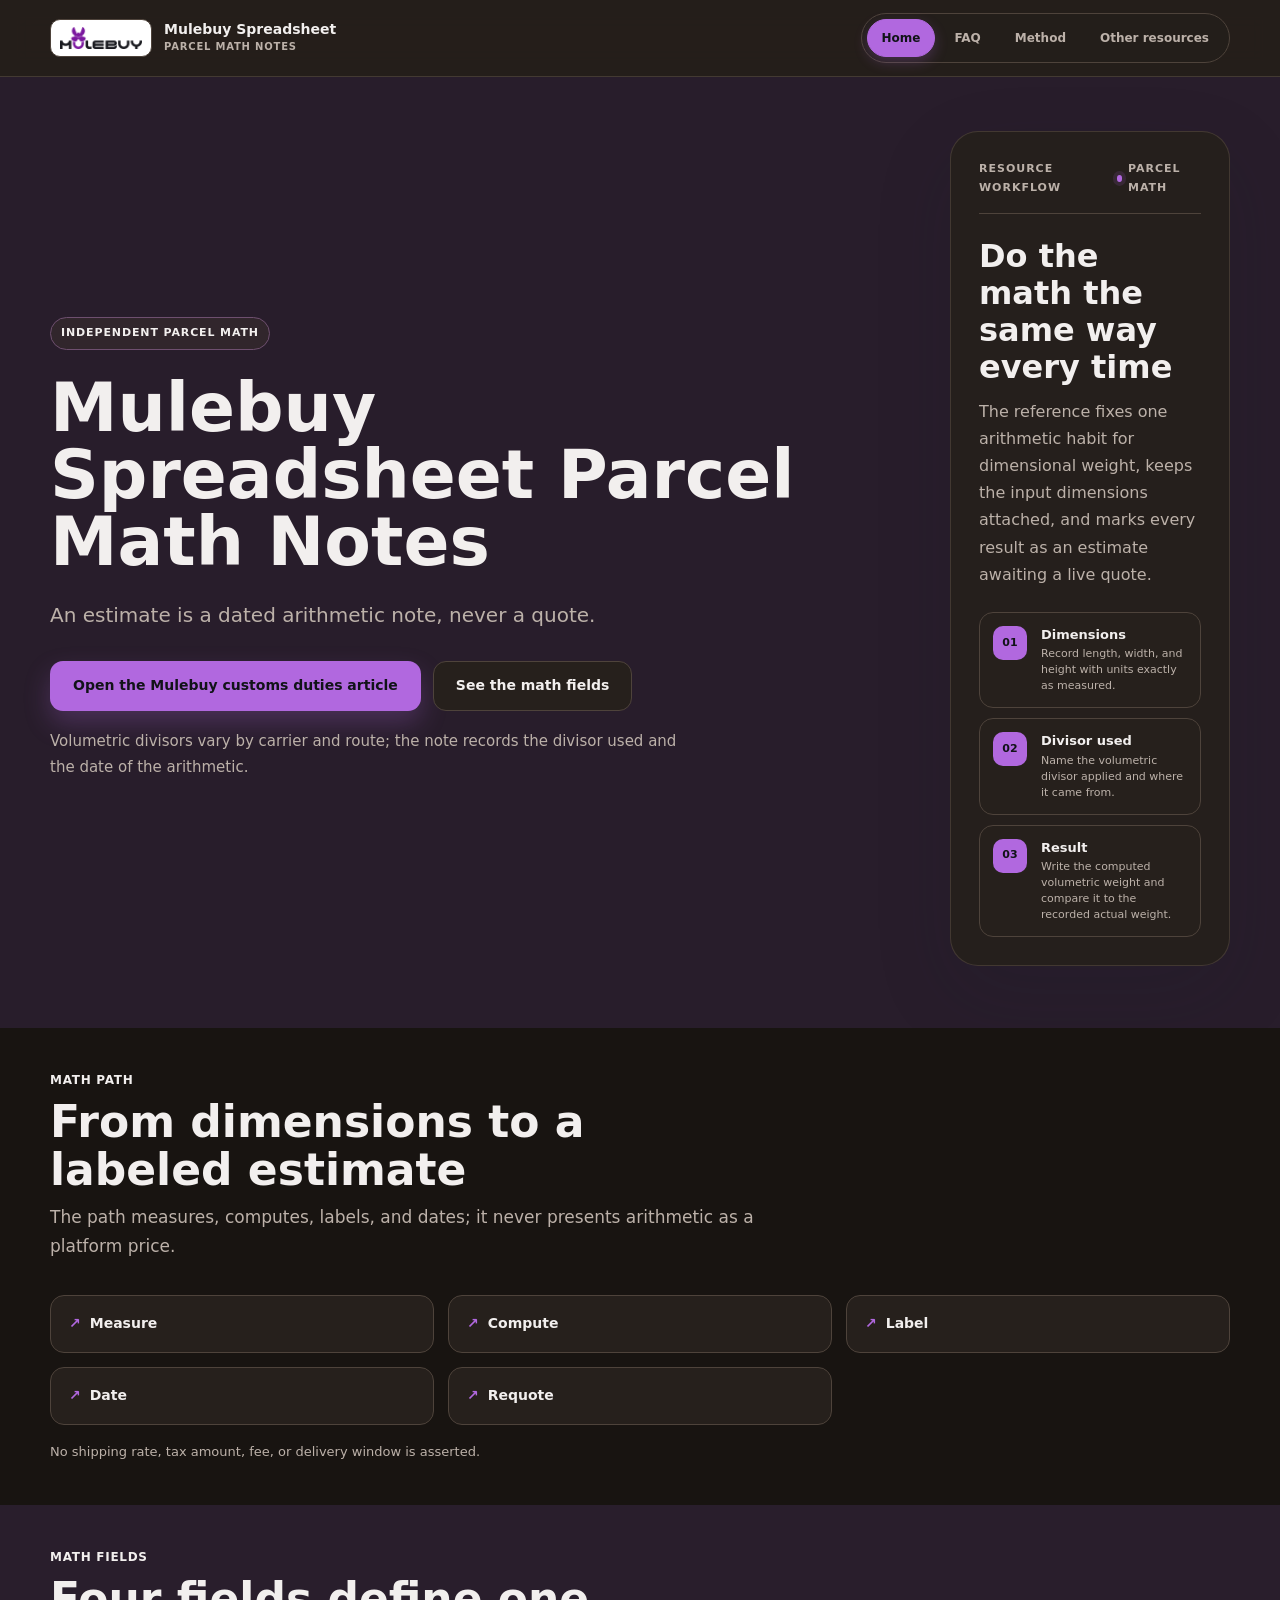
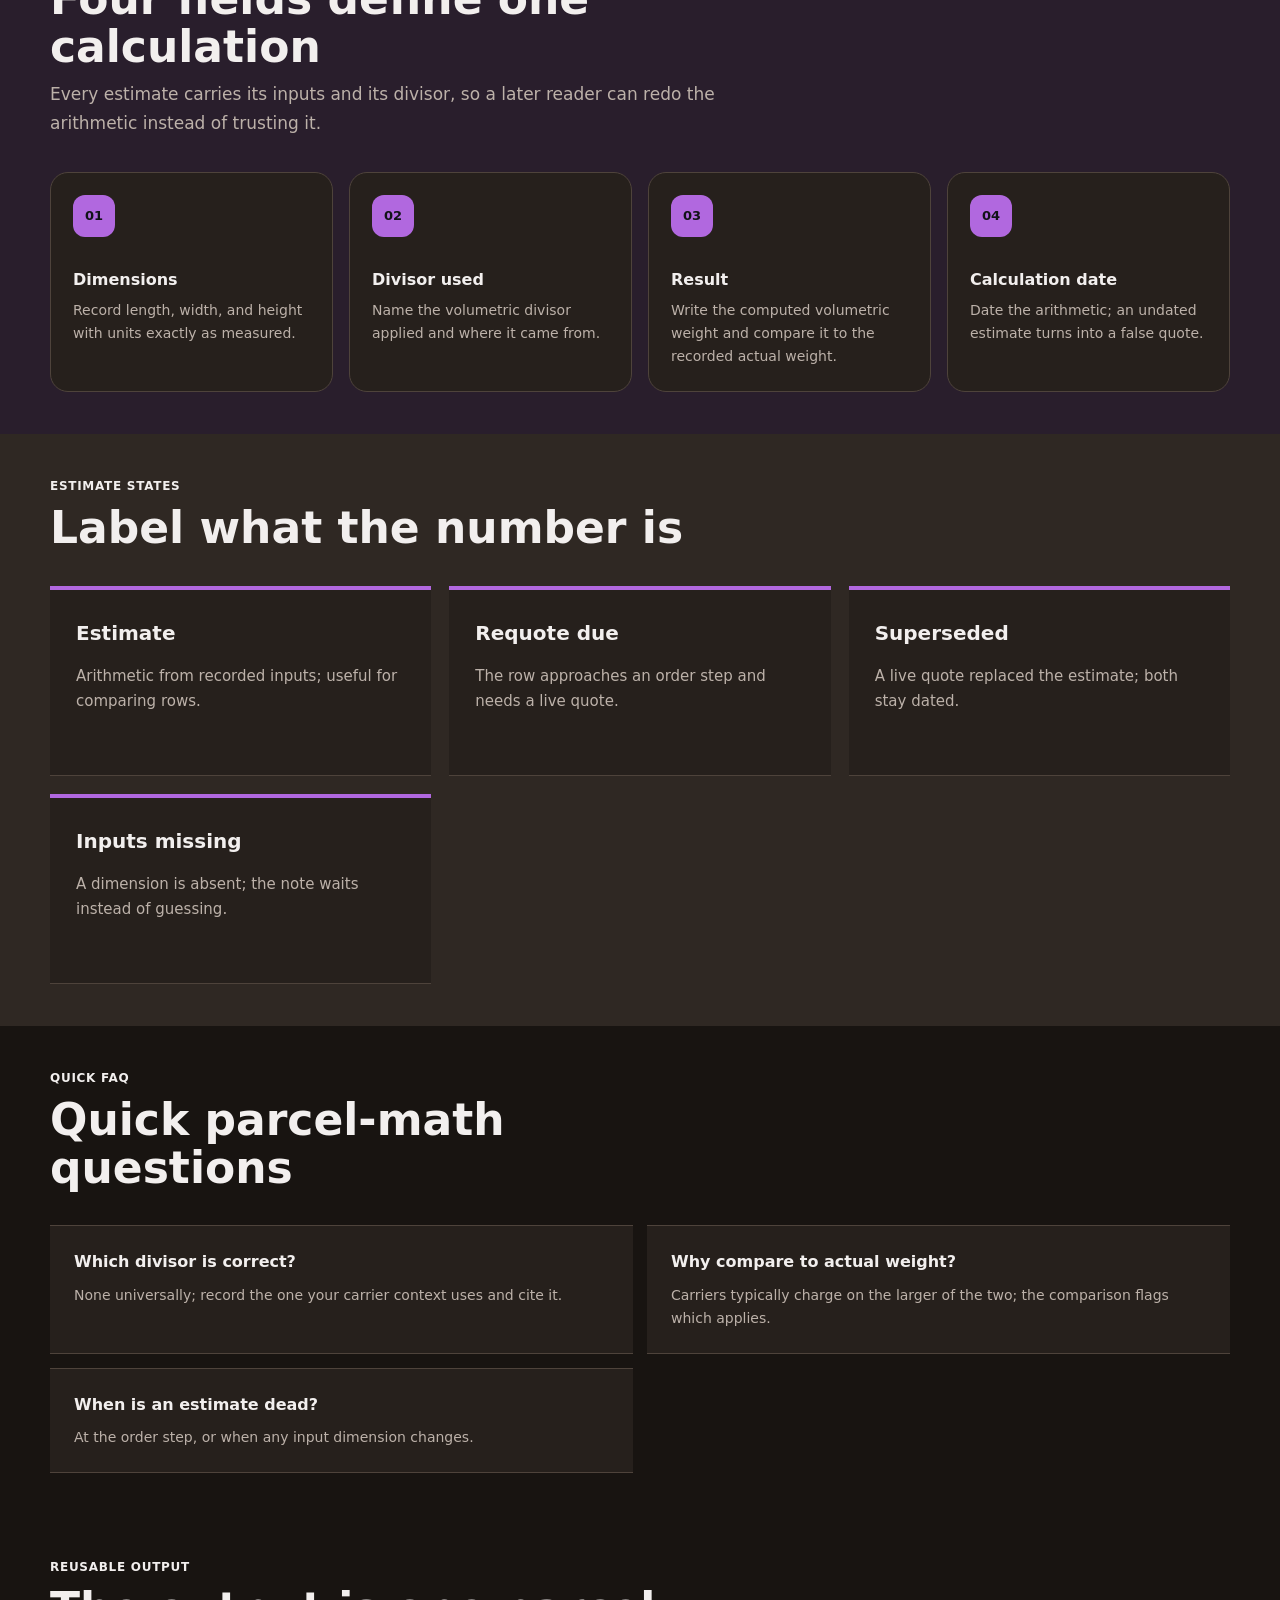
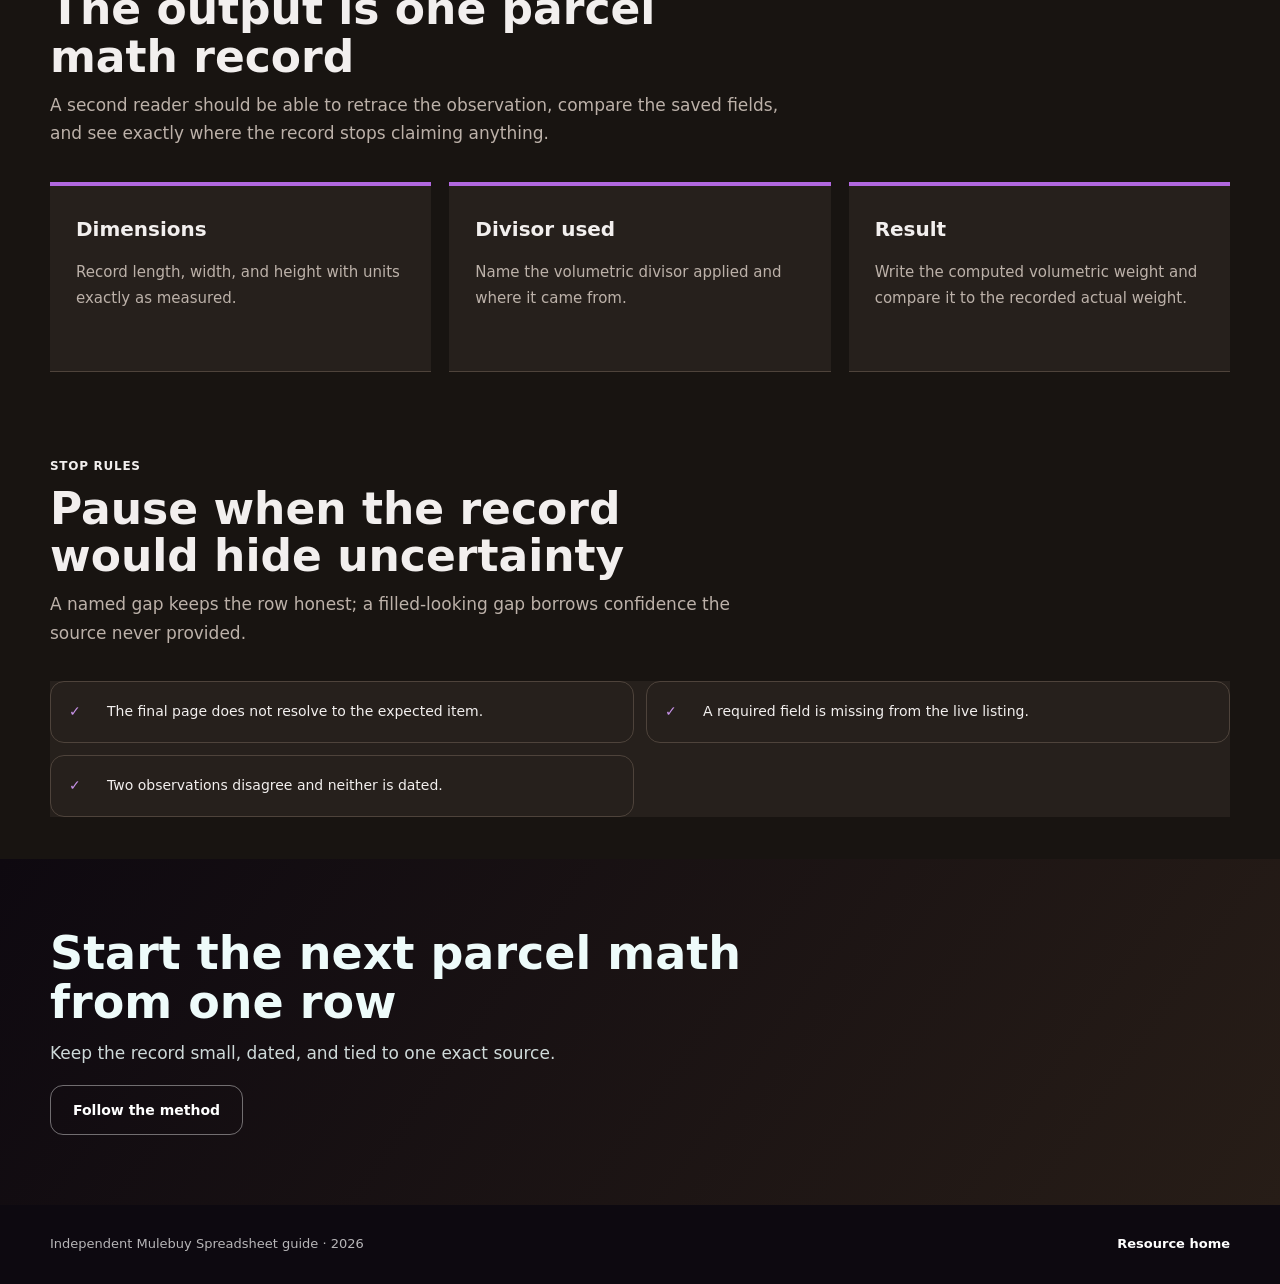
<file: index.html>
<!doctype html>
<html lang="en">
  <head>
    <meta charset="utf-8">
    <meta name="viewport" content="width=device-width, initial-scale=1">
    <title>Mulebuy Spreadsheet | Parcel Math Notes</title>
    <meta name="description" content="Estimate volumetric weight from recorded dimensions, date each calculation, and flag Mulebuy Spreadsheet rows that need a live requote.">
    <meta name="robots" content="index,follow,max-image-preview:large">
    <link rel="canonical" href="https://ethanreg004.github.io/mulebuy-spreadsheet-parcel-math/">
    <script type="application/ld+json">{"@context":"https://schema.org","@type":"WebPage","name":"Mulebuy Spreadsheet | Parcel Math Notes","headline":"Mulebuy Spreadsheet Parcel Math Notes","description":"Estimate volumetric weight from recorded dimensions, date each calculation, and flag Mulebuy Spreadsheet rows that need a live requote.","url":"https://ethanreg004.github.io/mulebuy-spreadsheet-parcel-math/","inLanguage":"en","isPartOf":{"@type":"WebSite","name":"Mulebuy Spreadsheet","url":"https://ethanreg004.github.io/mulebuy-spreadsheet-parcel-math/"},"about":{"@type":"Thing","name":"Mulebuy Spreadsheet"}}</script>
    <link rel="stylesheet" href="./styles.css">
  </head>
  <body class="page-home theme-auto layout-step-timeline visual-bright hero-asymmetric-callout cards-flat-bands type-humanist-sans density-compact">

    <header class="site-header">
      <nav class="nav wrap" aria-label="Primary navigation">
        <a class="site-brand" href="./">
          <img src="./mulebuy-logo.webp" alt="Mulebuy">
          <span class="brand-copy">
            <strong>Mulebuy Spreadsheet</strong>
            <small>Parcel Math Notes</small>
          </span>
        </a>
        <div class="nav-links">
          <a href="./" aria-current="page">Home</a>
          <a href="./faq">FAQ</a>
          <a href="./usage-guide">Method</a>
          <a href="./alternatives">Other resources</a>
        </div>
      </nav>
    </header>
    <main>

      <section class="hero" aria-labelledby="home-title">
        <div class="hero-split wrap">
          <div class="hero-rail">
            <span class="badge">Independent parcel math</span>
            <h1 id="home-title">Mulebuy Spreadsheet Parcel Math Notes</h1>
            <p>An estimate is a dated arithmetic note, never a quote.</p>
            <div class="actions">
              <a class="button" href="https://mule-buy.com/articles/understanding-customs-duties-what-to-do-if-your-mulebuy-parcel-is-taxed/" target="_blank" rel="noopener noreferrer">Open the Mulebuy customs duties article</a>
              <a class="button ghost" href="#primary-checks">See the math fields</a>
            </div>
            <p class="meta-note">Volumetric divisors vary by carrier and route; the note records the divisor used and the date of the arithmetic.</p>
          </div>
          <div class="hero-panel">
            <div class="workbench-topline">
              <span>Resource workflow</span>
              <span class="status-dot">Parcel Math</span>
            </div>
            <h2>Do the math the same way every time</h2>
            <p class="lead">The reference fixes one arithmetic habit for dimensional weight, keeps the input dimensions attached, and marks every result as an estimate awaiting a live quote.</p>
            <ol class="hero-signals">

              <li>
                <span>01</span>
                <div>
                  <strong>Dimensions</strong>
                  <small>Record length, width, and height with units exactly as measured.</small>
                </div>
              </li>
              <li>
                <span>02</span>
                <div>
                  <strong>Divisor used</strong>
                  <small>Name the volumetric divisor applied and where it came from.</small>
                </div>
              </li>
              <li>
                <span>03</span>
                <div>
                  <strong>Result</strong>
                  <small>Write the computed volumetric weight and compare it to the recorded actual weight.</small>
                </div>
              </li>
            </ol>
          </div>
        </div>
      </section>

      <section class="section" id="categories">
        <div class="wrap">
          <div class="section-head">
            <p class="eyebrow">Math path</p>
            <h2>From dimensions to a labeled estimate</h2>
            <p>The path measures, computes, labels, and dates; it never presents arithmetic as a platform price.</p>
          </div>
          <ul class="chip-wrap large-chips">
            <li>Measure</li>
            <li>Compute</li>
            <li>Label</li>
            <li>Date</li>
            <li>Requote</li>
          </ul>
          <p class="meta-note" style="margin-top:16px">No shipping rate, tax amount, fee, or delivery window is asserted.</p>
        </div>
      </section>

      <section class="section teal-bg" id="primary-checks">
        <div class="wrap">
          <div class="section-head">
            <p class="eyebrow">Math fields</p>
            <h2>Four fields define one calculation</h2>
            <p>Every estimate carries its inputs and its divisor, so a later reader can redo the arithmetic instead of trusting it.</p>
          </div>
          <ol class="check-grid">

            <li>
              <div>
                <strong>Dimensions</strong>
                <span>Record length, width, and height with units exactly as measured.</span>
              </div>
            </li>
            <li>
              <div>
                <strong>Divisor used</strong>
                <span>Name the volumetric divisor applied and where it came from.</span>
              </div>
            </li>
            <li>
              <div>
                <strong>Result</strong>
                <span>Write the computed volumetric weight and compare it to the recorded actual weight.</span>
              </div>
            </li>
            <li>
              <div>
                <strong>Calculation date</strong>
                <span>Date the arithmetic; an undated estimate turns into a false quote.</span>
              </div>
            </li>
          </ol>
        </div>
      </section>

      <section class="section soft-bg" id="notes">
        <div class="wrap">
          <div class="section-head">
            <p class="eyebrow">Estimate states</p>
            <h2>Label what the number is</h2>
          </div>
          <div class="note-strip">

            <article class="note-card">
              <h3>Estimate</h3>
              <p>Arithmetic from recorded inputs; useful for comparing rows.</p>
            </article>
            <article class="note-card">
              <h3>Requote due</h3>
              <p>The row approaches an order step and needs a live quote.</p>
            </article>
            <article class="note-card">
              <h3>Superseded</h3>
              <p>A live quote replaced the estimate; both stay dated.</p>
            </article>
            <article class="note-card">
              <h3>Inputs missing</h3>
              <p>A dimension is absent; the note waits instead of guessing.</p>
            </article>
          </div>
        </div>
      </section>

      <section class="section" id="mini-faq">
        <div class="wrap">
          <div class="section-head">
            <p class="eyebrow">Quick FAQ</p>
            <h2>Quick parcel-math questions</h2>
          </div>
          <div class="mini-faq">

            <article>
              <h3>Which divisor is correct?</h3>
              <p>None universally; record the one your carrier context uses and cite it.</p>
            </article>
            <article>
              <h3>Why compare to actual weight?</h3>
              <p>Carriers typically charge on the larger of the two; the comparison flags which applies.</p>
            </article>
            <article>
              <h3>When is an estimate dead?</h3>
              <p>At the order step, or when any input dimension changes.</p>
            </article>
          </div>
        </div>
      </section>

      <section class="section" id="reusable-output">
        <div class="wrap">
          <div class="section-head">
            <p class="eyebrow">Reusable output</p>
            <h2>The output is one parcel math record</h2>
            <p>A second reader should be able to retrace the observation, compare the saved fields, and see exactly where the record stops claiming anything.</p>
          </div>
          <div class="note-strip">

            <article class="note-card">
              <h3>Dimensions</h3>
              <p>Record length, width, and height with units exactly as measured.</p>
            </article>
            <article class="note-card">
              <h3>Divisor used</h3>
              <p>Name the volumetric divisor applied and where it came from.</p>
            </article>
            <article class="note-card">
              <h3>Result</h3>
              <p>Write the computed volumetric weight and compare it to the recorded actual weight.</p>
            </article>
          </div>
        </div>
      </section>

      <section class="section" id="stop-rules">
        <div class="wrap">
          <div class="section-head">
            <p class="eyebrow">Stop rules</p>
            <h2>Pause when the record would hide uncertainty</h2>
            <p>A named gap keeps the row honest; a filled-looking gap borrows confidence the source never provided.</p>
          </div>
          <ul class="compare-list">
              <li>The final page does not resolve to the expected item.</li>
              <li>A required field is missing from the live listing.</li>
              <li>Two observations disagree and neither is dated.</li>
          </ul>
        </div>
      </section>

      <section class="final-band">
        <div class="wrap">
          <h2>Start the next parcel math from one row</h2>
          <p>Keep the record small, dated, and tied to one exact source.</p>
          <div class="actions">
            <a class="button ghost" href="./usage-guide">Follow the method</a>
          </div>
        </div>
      </section>
    </main>

    <footer class="site-footer">
      <div class="wrap footer-layout">
        <span>Independent Mulebuy Spreadsheet guide · 2026</span>
        <a href="./">Resource home</a>
      </div>
    </footer>
  </body>
</html>
</file>
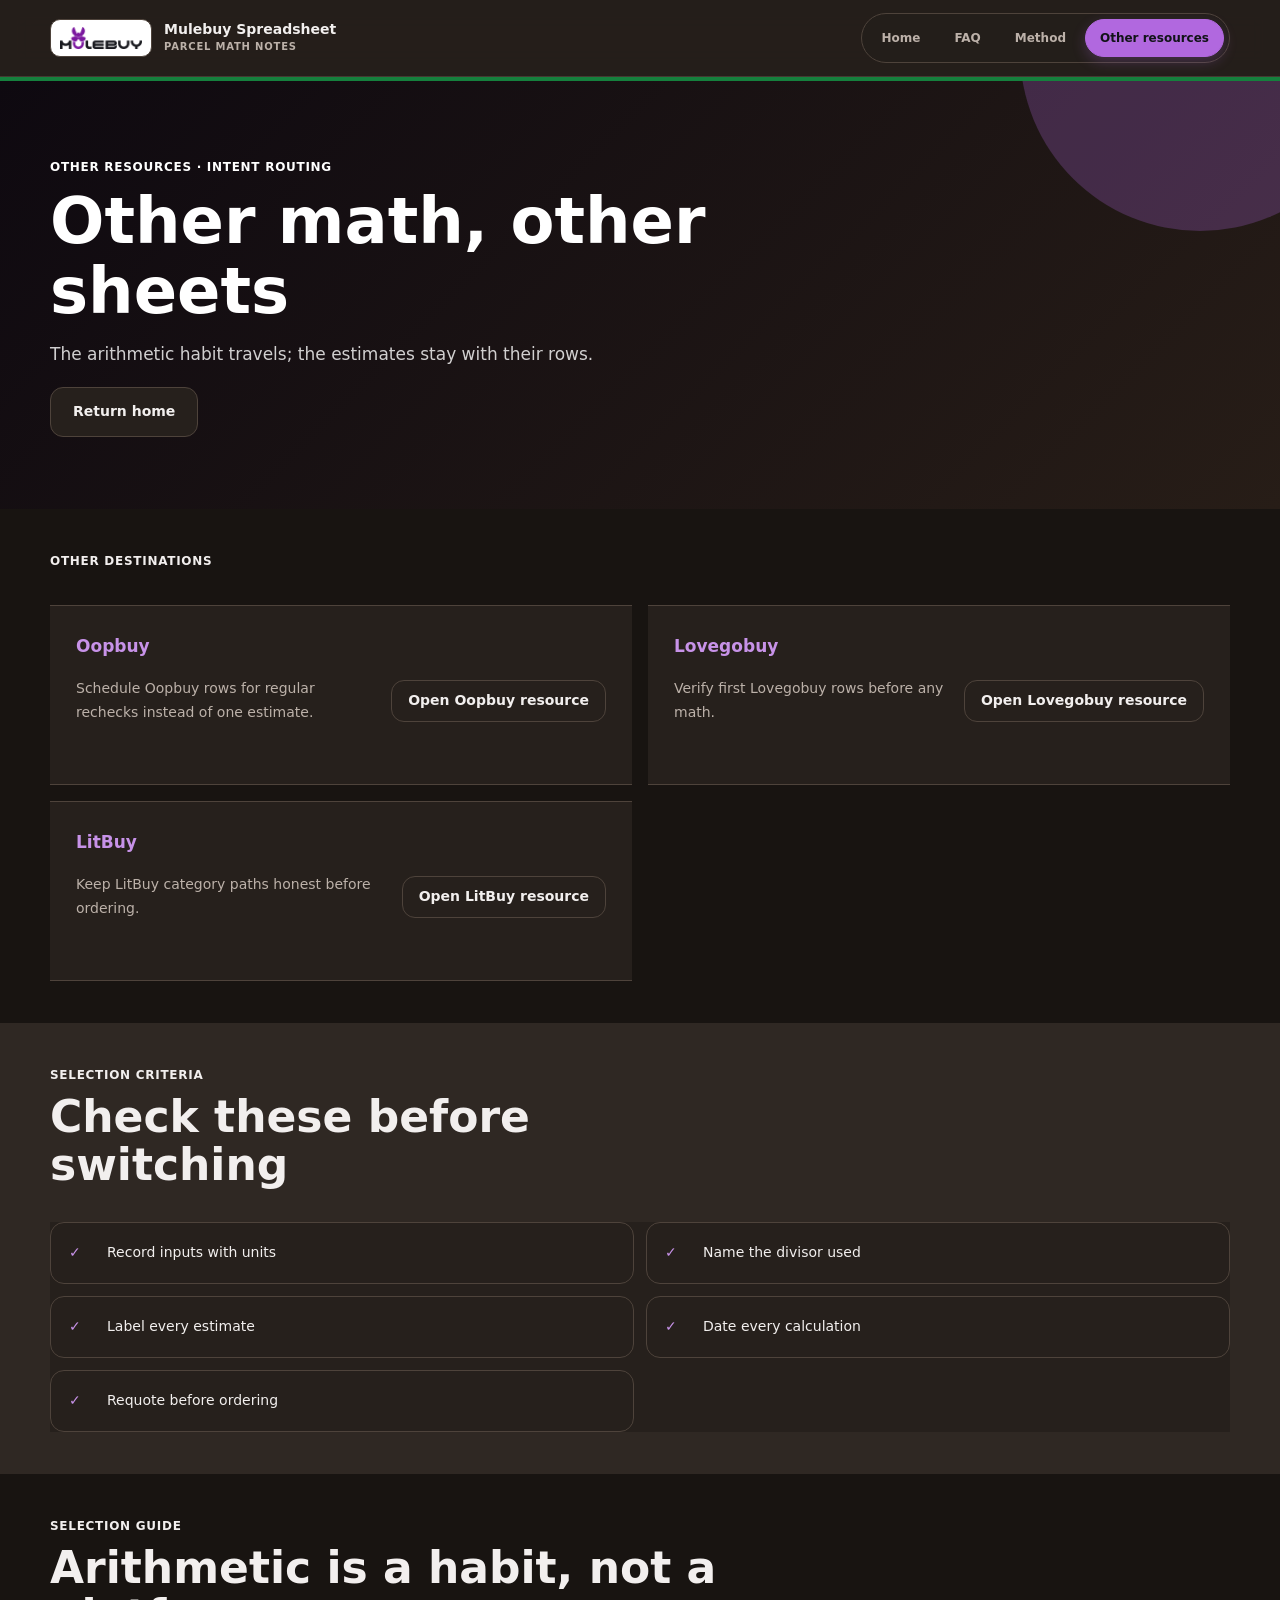
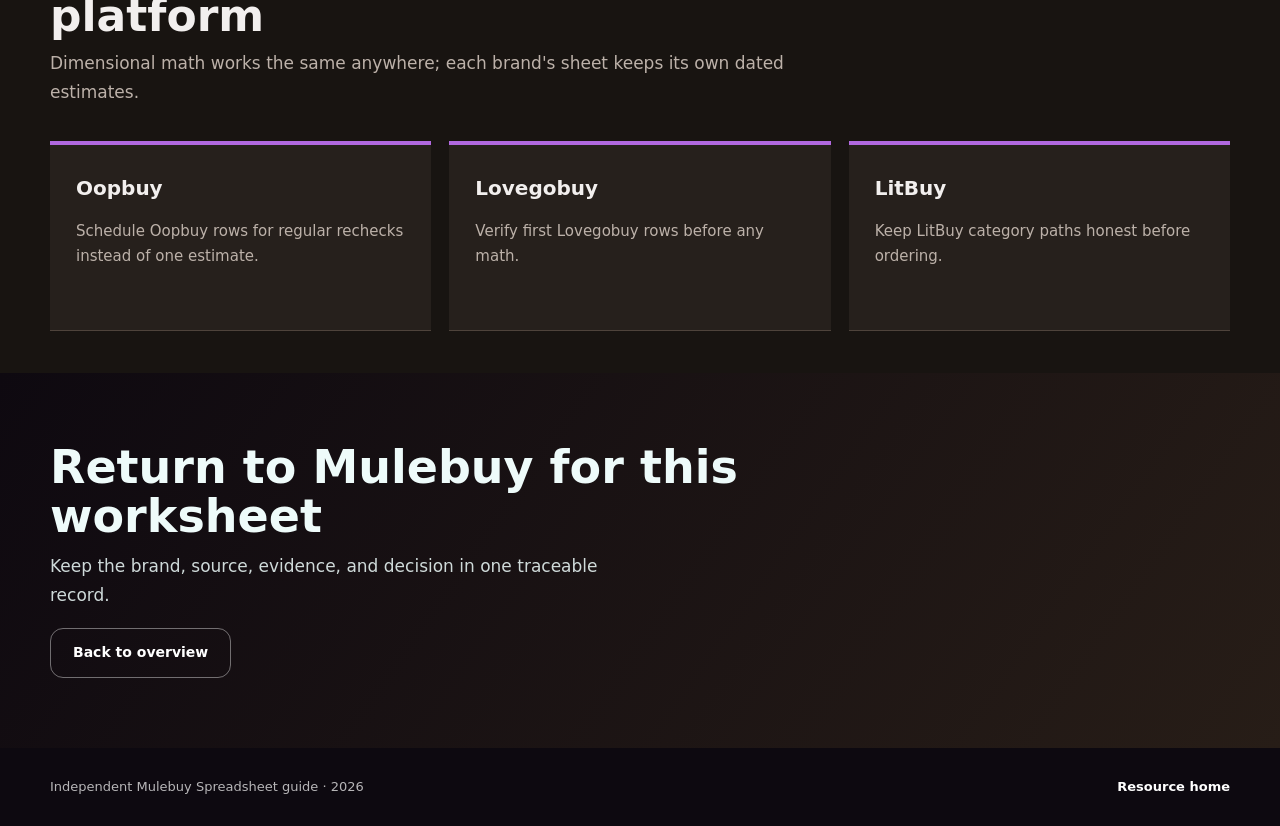
<file: alternatives.html>
<!doctype html>
<html lang="en">
  <head>
    <meta charset="utf-8">
    <meta name="viewport" content="width=device-width, initial-scale=1">
    <title>Mulebuy Parcel Math | Other Resources</title>
    <meta name="description" content="Continue elsewhere when the task leaves Mulebuy parcel math for another brand or worksheet.">
    <meta name="robots" content="index,follow,max-image-preview:large">
    <link rel="canonical" href="https://ethanreg004.github.io/mulebuy-spreadsheet-parcel-math/alternatives">
    <script type="application/ld+json">{"@context":"https://schema.org","@type":"CollectionPage","name":"Mulebuy Parcel Math | Other Resources","headline":"Other math, other sheets","description":"Continue elsewhere when the task leaves Mulebuy parcel math for another brand or worksheet.","url":"https://ethanreg004.github.io/mulebuy-spreadsheet-parcel-math/alternatives","inLanguage":"en","isPartOf":{"@type":"WebSite","name":"Mulebuy Spreadsheet","url":"https://ethanreg004.github.io/mulebuy-spreadsheet-parcel-math/"},"about":{"@type":"Thing","name":"Mulebuy Spreadsheet"}}</script>
    <link rel="stylesheet" href="./styles.css">
  </head>
  <body class="page-alternatives theme-auto layout-step-timeline visual-bright hero-asymmetric-callout cards-flat-bands type-humanist-sans density-compact">

    <header class="site-header">
      <nav class="nav wrap" aria-label="Primary navigation">
        <a class="site-brand" href="./">
          <img src="./mulebuy-logo.webp" alt="Mulebuy">
          <span class="brand-copy">
            <strong>Mulebuy Spreadsheet</strong>
            <small>Parcel Math Notes</small>
          </span>
        </a>
        <div class="nav-links">
          <a href="./">Home</a>
          <a href="./faq">FAQ</a>
          <a href="./usage-guide">Method</a>
          <a href="./alternatives" aria-current="page">Other resources</a>
        </div>
      </nav>
    </header>
    <main>

      <section class="page-band">
        <div class="page-band-inner wrap">
          <p class="eyebrow">Other resources · Intent routing</p>
          <h1>Other math, other sheets</h1>
          <p class="lead">The arithmetic habit travels; the estimates stay with their rows.</p>
          <div class="actions">
            
            <a class="button ghost" href="./">Return home</a>
          </div>
        </div>
      </section>
      <section class="section">
        <div class="wrap">
          <div class="section-head">
            <p class="eyebrow">Other destinations</p>
            <h2></h2>
            <p></p>
          </div>
          <div class="alt-rows">

            <article class="alt-row">
              <div class="brand-tag">Oopbuy</div>
              <p>Schedule Oopbuy rows for regular rechecks instead of one estimate.</p>
              <a class="button ghost" href="https://oopbuyspsheet.com" target="_blank" rel="noopener noreferrer">Open Oopbuy resource</a>
            </article>
            <article class="alt-row">
              <div class="brand-tag">Lovegobuy</div>
              <p>Verify first Lovegobuy rows before any math.</p>
              <a class="button ghost" href="https://lovego.org" target="_blank" rel="noopener noreferrer">Open Lovegobuy resource</a>
            </article>
            <article class="alt-row">
              <div class="brand-tag">LitBuy</div>
              <p>Keep LitBuy category paths honest before ordering.</p>
              <a class="button ghost" href="https://litgoo.com" target="_blank" rel="noopener noreferrer">Open LitBuy resource</a>
            </article>
          </div>
        </div>
      </section>
      <section class="section soft-bg">
        <div class="wrap">
          <div class="section-head">
            <p class="eyebrow">Selection criteria</p>
            <h2>Check these before switching</h2>
          </div>
          <ul class="compare-list">
            <li>Record inputs with units</li>
            <li>Name the divisor used</li>
            <li>Label every estimate</li>
            <li>Date every calculation</li>
            <li>Requote before ordering</li>
          </ul>
        </div>
      </section>

      <section class="section" id="selection-guide">
        <div class="wrap">
          <div class="section-head">
            <p class="eyebrow">Selection guide</p>
            <h2>Arithmetic is a habit, not a platform</h2>
            <p>Dimensional math works the same anywhere; each brand's sheet keeps its own dated estimates.</p>
          </div>
          <div class="note-strip">

            <article class="note-card">
              <h3>Oopbuy</h3>
              <p>Schedule Oopbuy rows for regular rechecks instead of one estimate.</p>
            </article>
            <article class="note-card">
              <h3>Lovegobuy</h3>
              <p>Verify first Lovegobuy rows before any math.</p>
            </article>
            <article class="note-card">
              <h3>LitBuy</h3>
              <p>Keep LitBuy category paths honest before ordering.</p>
            </article>
          </div>
        </div>
      </section>

      <section class="final-band">
        <div class="wrap">
          <h2>Return to Mulebuy for this worksheet</h2>
          <p>Keep the brand, source, evidence, and decision in one traceable record.</p>
          <div class="actions">
            <a class="button ghost" href="./">Back to overview</a>
          </div>
        </div>
      </section>
    </main>

    <footer class="site-footer">
      <div class="wrap footer-layout">
        <span>Independent Mulebuy Spreadsheet guide · 2026</span>
        <a href="./">Resource home</a>
      </div>
    </footer>
  </body>
</html>
</file>
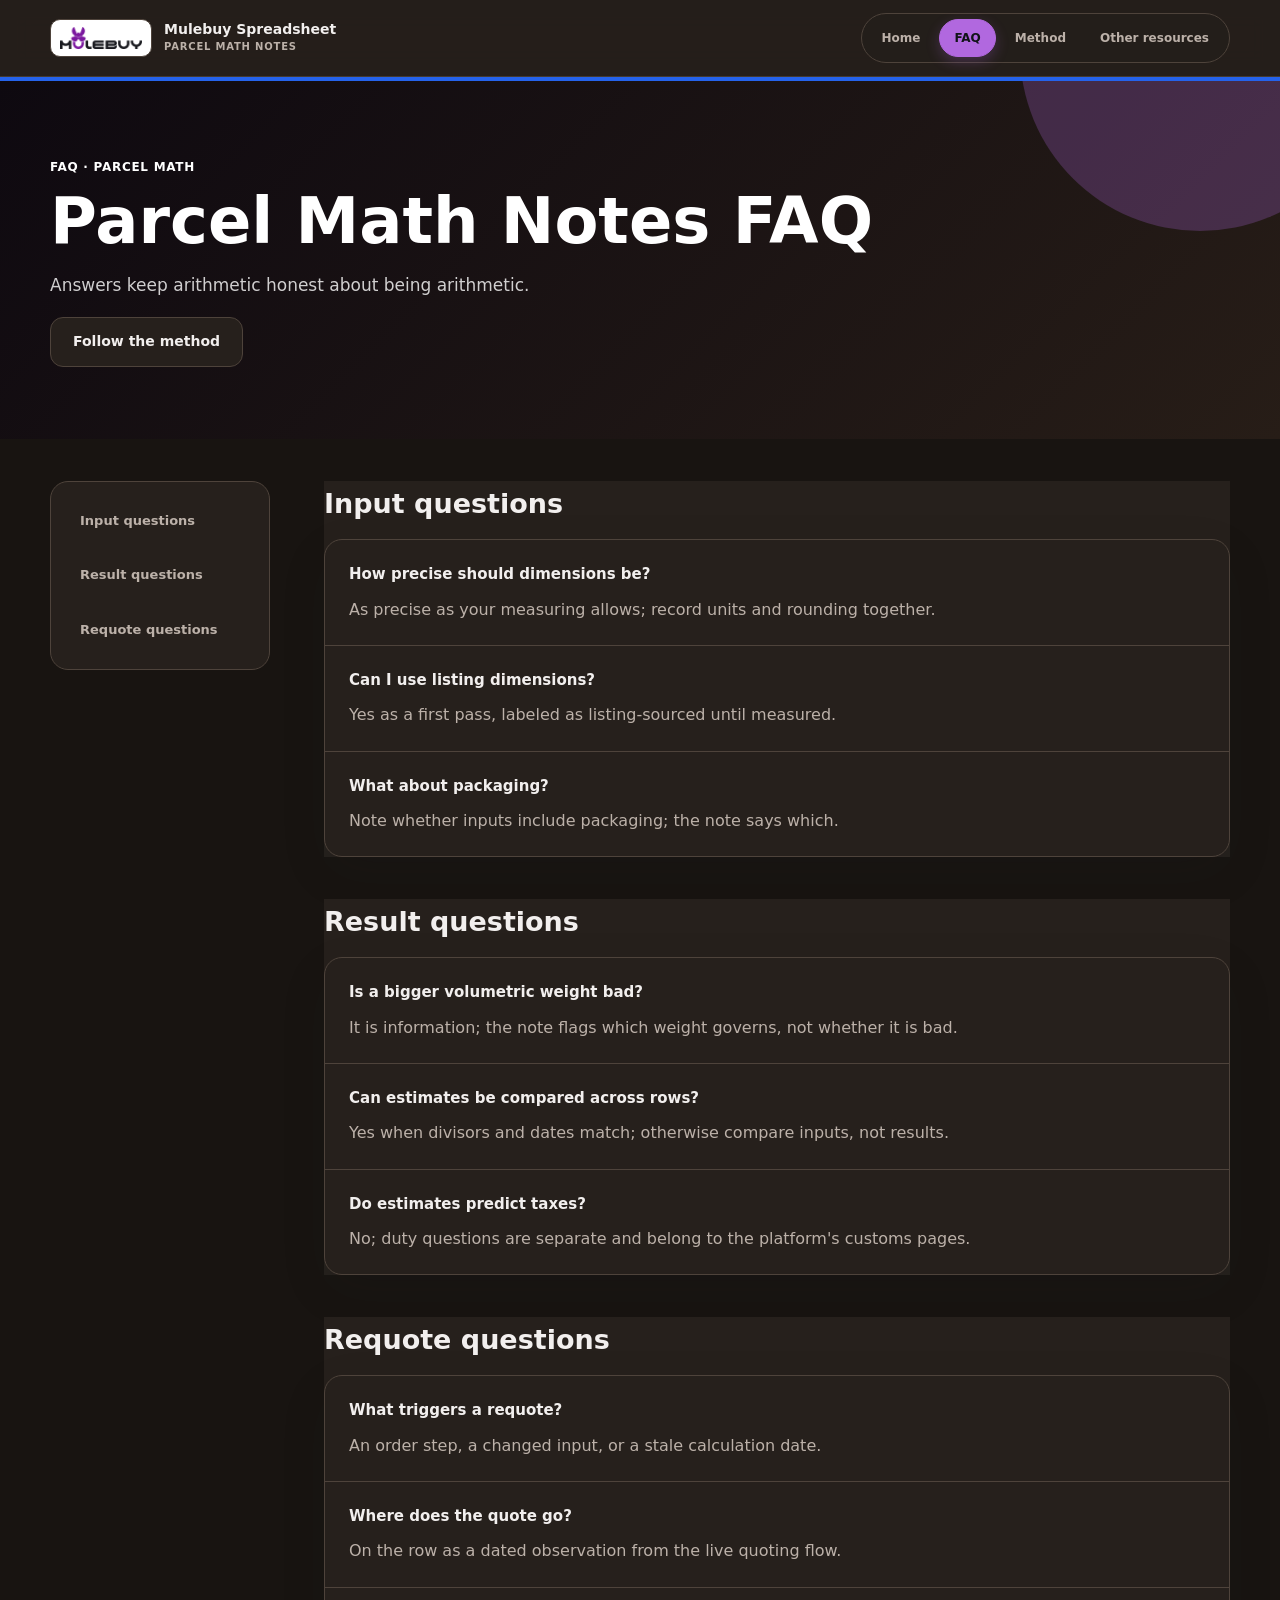
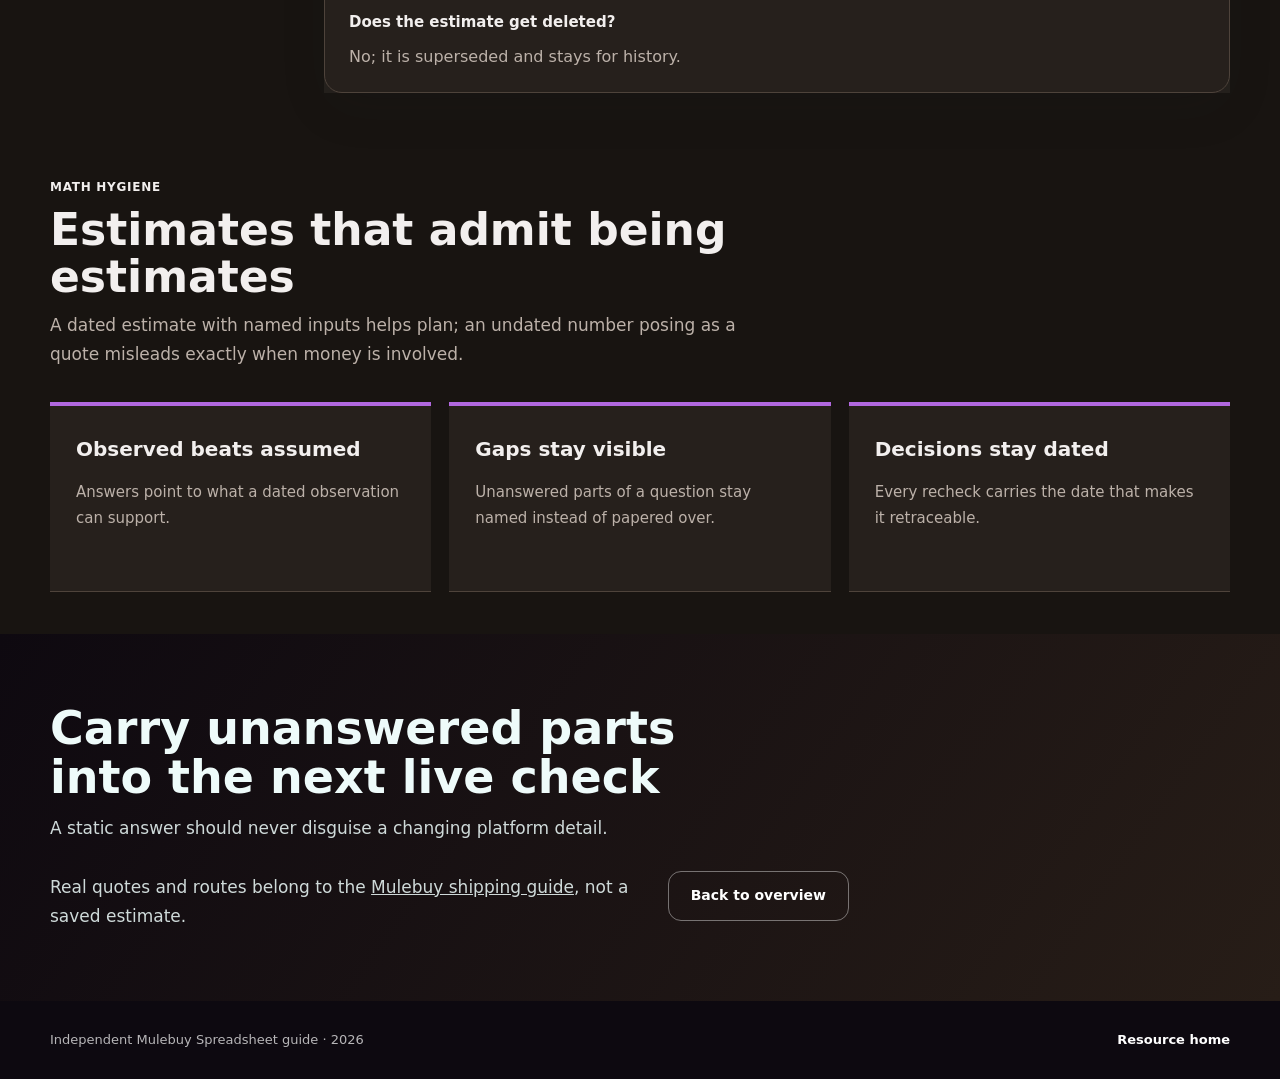
<file: faq.html>
<!doctype html>
<html lang="en">
  <head>
    <meta charset="utf-8">
    <meta name="viewport" content="width=device-width, initial-scale=1">
    <title>Mulebuy Spreadsheet Parcel Math FAQ</title>
    <meta name="description" content="Answers about divisors, inputs, estimate states, and requotes for Mulebuy Spreadsheet parcel math.">
    <meta name="robots" content="index,follow,max-image-preview:large">
    <link rel="canonical" href="https://ethanreg004.github.io/mulebuy-spreadsheet-parcel-math/faq">
    <script type="application/ld+json">{"@context":"https://schema.org","@type":"FAQPage","name":"Mulebuy Spreadsheet Parcel Math FAQ","headline":"Parcel Math Notes FAQ","description":"Answers about divisors, inputs, estimate states, and requotes for Mulebuy Spreadsheet parcel math.","url":"https://ethanreg004.github.io/mulebuy-spreadsheet-parcel-math/faq","inLanguage":"en","isPartOf":{"@type":"WebSite","name":"Mulebuy Spreadsheet","url":"https://ethanreg004.github.io/mulebuy-spreadsheet-parcel-math/"},"about":{"@type":"Thing","name":"Mulebuy Spreadsheet"},"mainEntity":[{"@type":"Question","name":"How precise should dimensions be?","acceptedAnswer":{"@type":"Answer","text":"As precise as your measuring allows; record units and rounding together."}},{"@type":"Question","name":"Can I use listing dimensions?","acceptedAnswer":{"@type":"Answer","text":"Yes as a first pass, labeled as listing-sourced until measured."}},{"@type":"Question","name":"What about packaging?","acceptedAnswer":{"@type":"Answer","text":"Note whether inputs include packaging; the note says which."}},{"@type":"Question","name":"Is a bigger volumetric weight bad?","acceptedAnswer":{"@type":"Answer","text":"It is information; the note flags which weight governs, not whether it is bad."}},{"@type":"Question","name":"Can estimates be compared across rows?","acceptedAnswer":{"@type":"Answer","text":"Yes when divisors and dates match; otherwise compare inputs, not results."}},{"@type":"Question","name":"Do estimates predict taxes?","acceptedAnswer":{"@type":"Answer","text":"No; duty questions are separate and belong to the platform's customs pages."}},{"@type":"Question","name":"What triggers a requote?","acceptedAnswer":{"@type":"Answer","text":"An order step, a changed input, or a stale calculation date."}},{"@type":"Question","name":"Where does the quote go?","acceptedAnswer":{"@type":"Answer","text":"On the row as a dated observation from the live quoting flow."}},{"@type":"Question","name":"Does the estimate get deleted?","acceptedAnswer":{"@type":"Answer","text":"No; it is superseded and stays for history."}}]}</script>
    <link rel="stylesheet" href="./styles.css">
  </head>
  <body class="page-faq theme-auto layout-step-timeline visual-bright hero-asymmetric-callout cards-flat-bands type-humanist-sans density-compact">

    <header class="site-header">
      <nav class="nav wrap" aria-label="Primary navigation">
        <a class="site-brand" href="./">
          <img src="./mulebuy-logo.webp" alt="Mulebuy">
          <span class="brand-copy">
            <strong>Mulebuy Spreadsheet</strong>
            <small>Parcel Math Notes</small>
          </span>
        </a>
        <div class="nav-links">
          <a href="./">Home</a>
          <a href="./faq" aria-current="page">FAQ</a>
          <a href="./usage-guide">Method</a>
          <a href="./alternatives">Other resources</a>
        </div>
      </nav>
    </header>
    <main>

      <section class="page-band">
        <div class="page-band-inner wrap">
          <p class="eyebrow">FAQ · Parcel math</p>
          <h1>Parcel Math Notes FAQ</h1>
          <p class="lead">Answers keep arithmetic honest about being arithmetic.</p>
          <div class="actions">
            
            <a class="button ghost" href="./usage-guide">Follow the method</a>
          </div>
        </div>
      </section>
      <section class="section">
        <div class="wrap faq-layout">
          <nav class="faq-toc" aria-label="FAQ groups">
            <a href="#inputs">Input questions</a>
            <a href="#results">Result questions</a>
            <a href="#requotes">Requote questions</a>
          </nav>
          <div class="faq-groups">

            <section id="inputs" class="faq-group">
              <h2>Input questions</h2>
              <dl class="faq-dl">

                <div>
                  <dt>How precise should dimensions be?</dt>
                  <dd>As precise as your measuring allows; record units and rounding together.</dd>
                </div>
                <div>
                  <dt>Can I use listing dimensions?</dt>
                  <dd>Yes as a first pass, labeled as listing-sourced until measured.</dd>
                </div>
                <div>
                  <dt>What about packaging?</dt>
                  <dd>Note whether inputs include packaging; the note says which.</dd>
                </div>
              </dl>
            </section>

            <section id="results" class="faq-group">
              <h2>Result questions</h2>
              <dl class="faq-dl">

                <div>
                  <dt>Is a bigger volumetric weight bad?</dt>
                  <dd>It is information; the note flags which weight governs, not whether it is bad.</dd>
                </div>
                <div>
                  <dt>Can estimates be compared across rows?</dt>
                  <dd>Yes when divisors and dates match; otherwise compare inputs, not results.</dd>
                </div>
                <div>
                  <dt>Do estimates predict taxes?</dt>
                  <dd>No; duty questions are separate and belong to the platform's customs pages.</dd>
                </div>
              </dl>
            </section>

            <section id="requotes" class="faq-group">
              <h2>Requote questions</h2>
              <dl class="faq-dl">

                <div>
                  <dt>What triggers a requote?</dt>
                  <dd>An order step, a changed input, or a stale calculation date.</dd>
                </div>
                <div>
                  <dt>Where does the quote go?</dt>
                  <dd>On the row as a dated observation from the live quoting flow.</dd>
                </div>
                <div>
                  <dt>Does the estimate get deleted?</dt>
                  <dd>No; it is superseded and stays for history.</dd>
                </div>
              </dl>
            </section>
          </div>
        </div>
      </section>

      <section class="section" id="math-hygiene">
        <div class="wrap">
          <div class="section-head">
            <p class="eyebrow">Math hygiene</p>
            <h2>Estimates that admit being estimates</h2>
            <p>A dated estimate with named inputs helps plan; an undated number posing as a quote misleads exactly when money is involved.</p>
          </div>
          <div class="note-strip">

            <article class="note-card">
              <h3>Observed beats assumed</h3>
              <p>Answers point to what a dated observation can support.</p>
            </article>
            <article class="note-card">
              <h3>Gaps stay visible</h3>
              <p>Unanswered parts of a question stay named instead of papered over.</p>
            </article>
            <article class="note-card">
              <h3>Decisions stay dated</h3>
              <p>Every recheck carries the date that makes it retraceable.</p>
            </article>
          </div>
        </div>
      </section>

      <section class="final-band">
        <div class="wrap">
          <h2>Carry unanswered parts into the next live check</h2>
          <p>A static answer should never disguise a changing platform detail.</p>
          <div class="actions">
            <p class="contextual-project-link">Real quotes and routes belong to the <a href="https://mule-buy.com/shipping-guide/" target="_blank" rel="noopener noreferrer">Mulebuy shipping guide</a>, not a saved estimate.</p>
            <a class="button ghost" href="./">Back to overview</a>
          </div>
        </div>
      </section>
    </main>

    <footer class="site-footer">
      <div class="wrap footer-layout">
        <span>Independent Mulebuy Spreadsheet guide · 2026</span>
        <a href="./">Resource home</a>
      </div>
    </footer>
  </body>
</html>
</file>
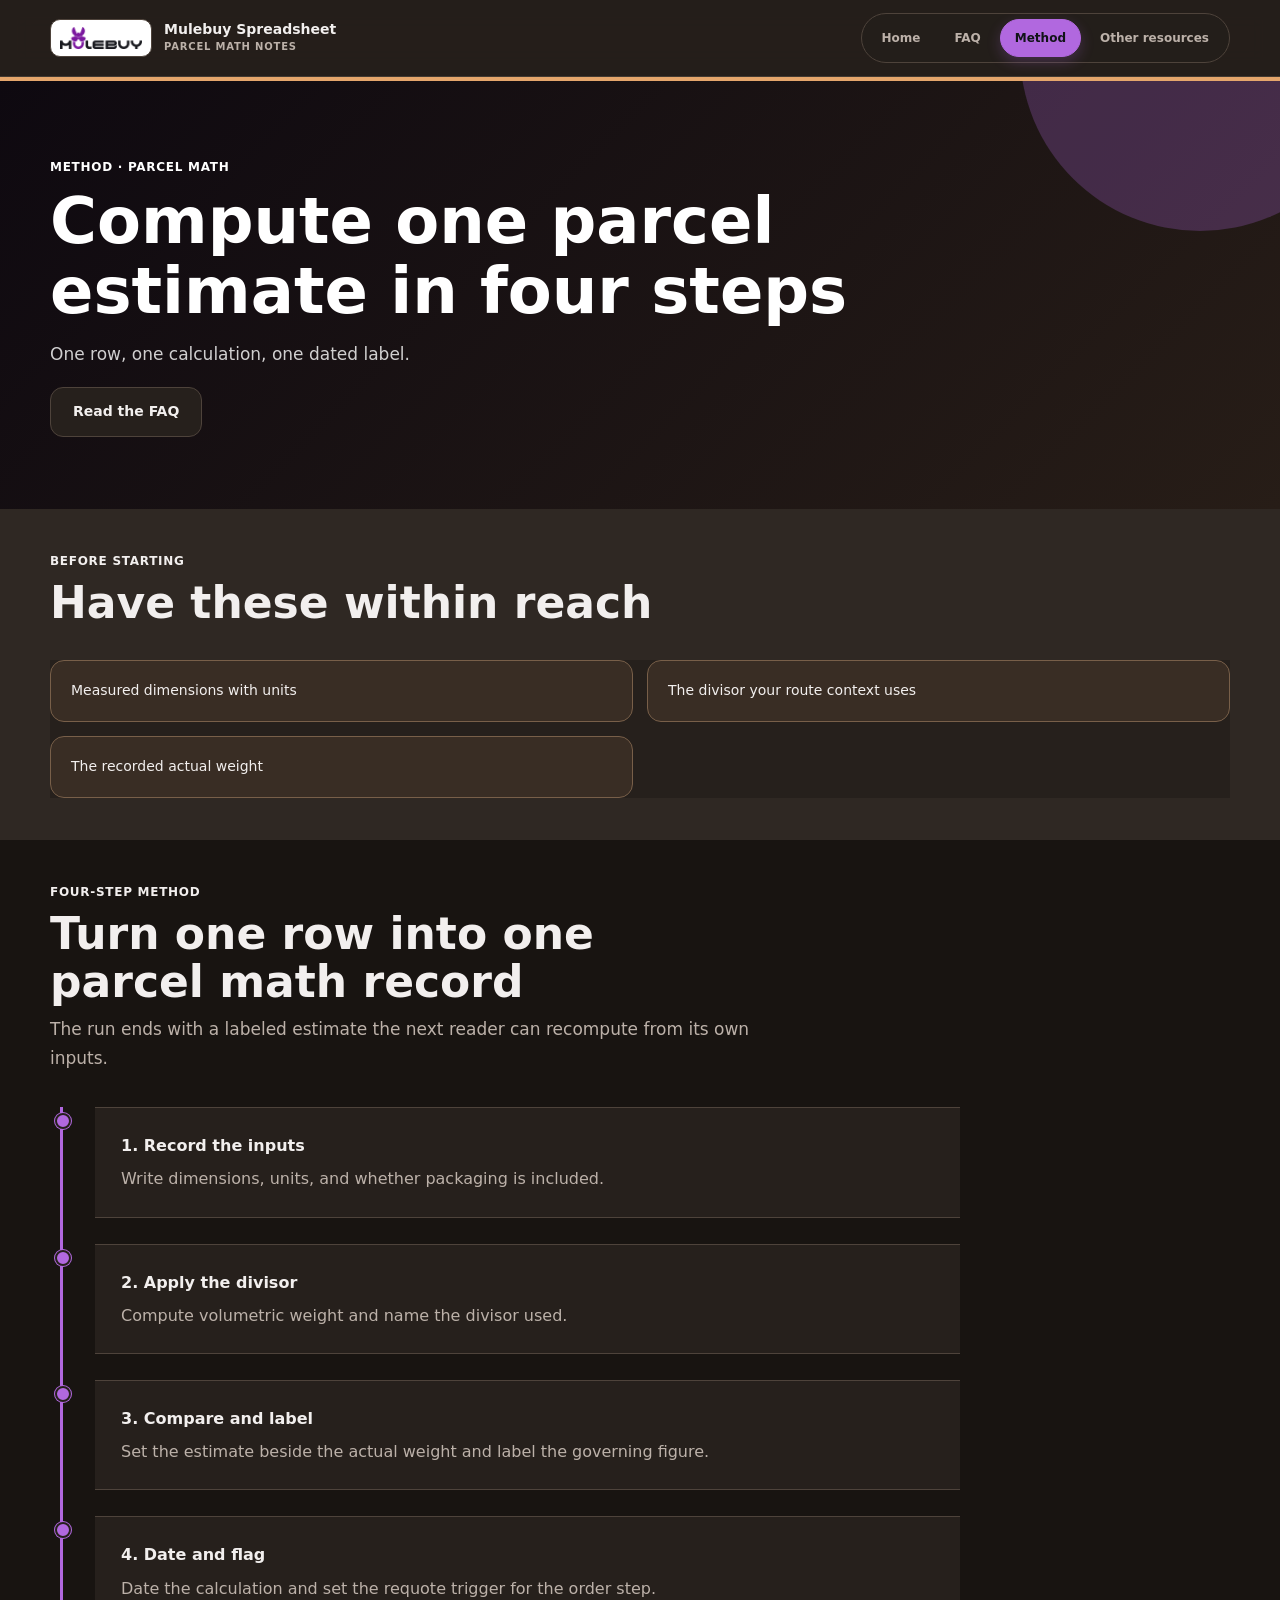
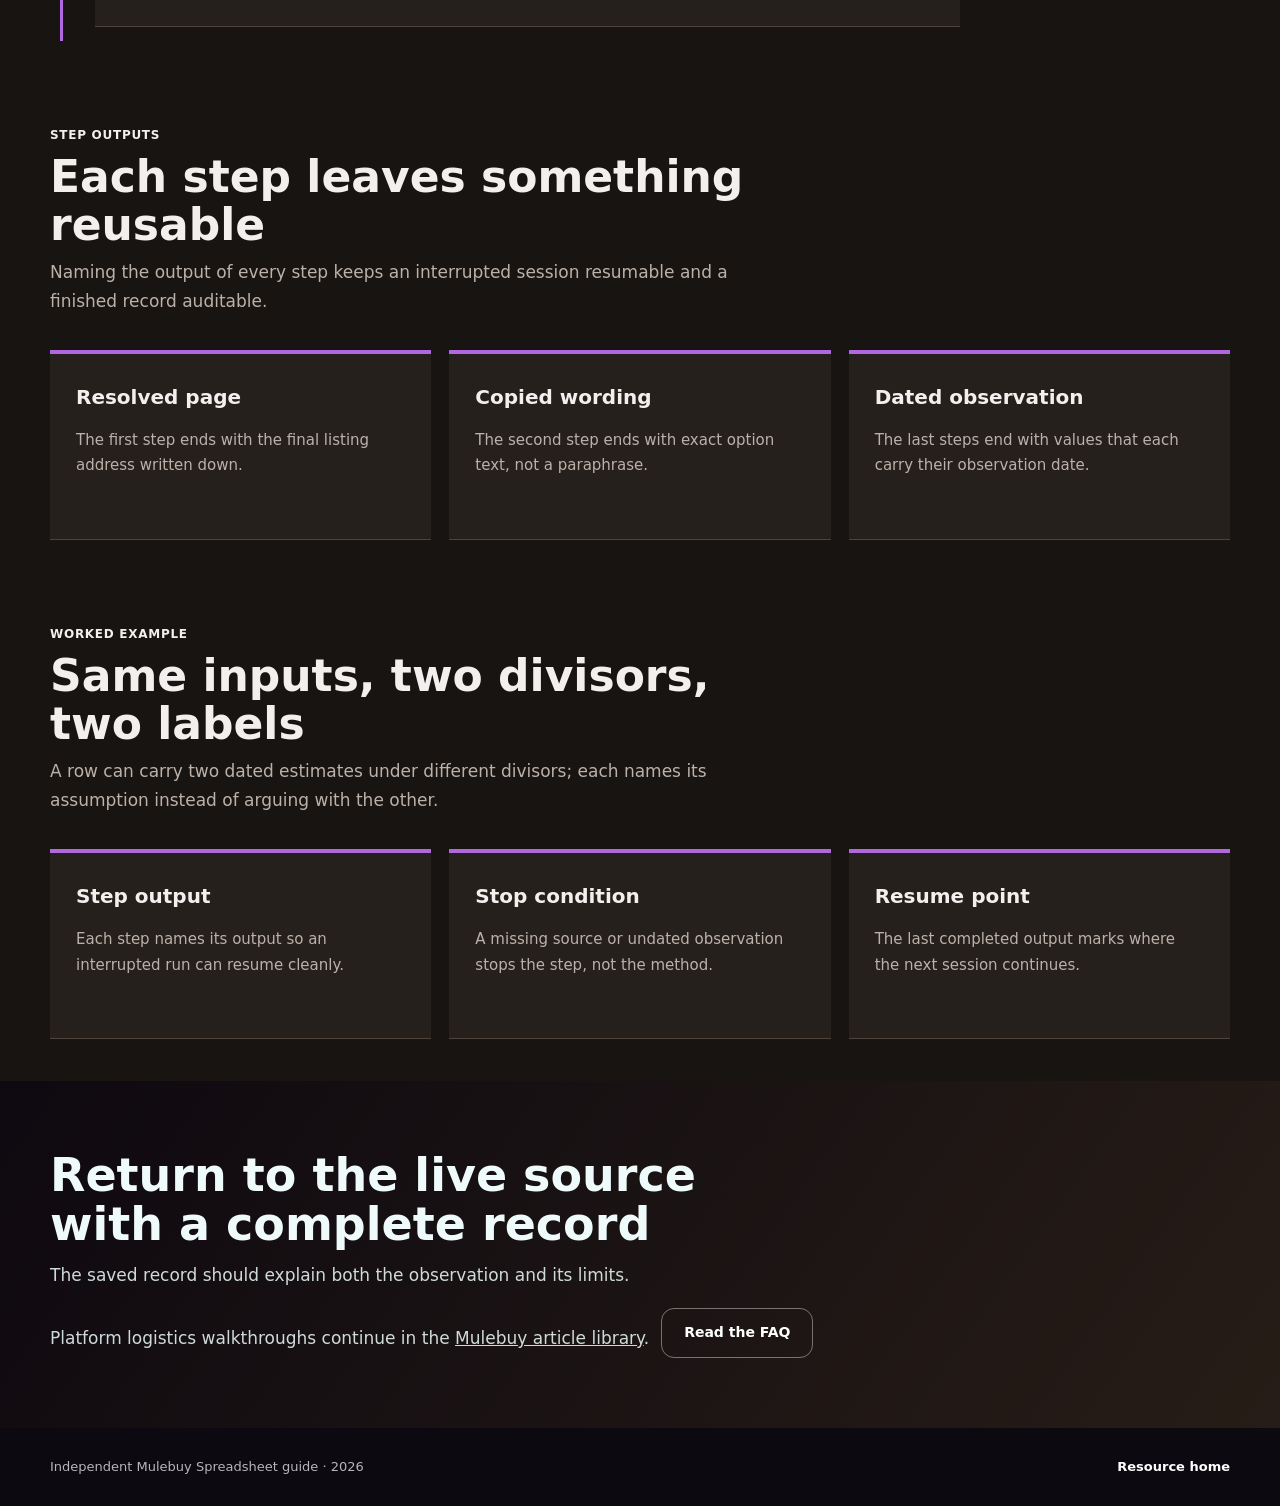
<file: usage-guide.html>
<!doctype html>
<html lang="en">
  <head>
    <meta charset="utf-8">
    <meta name="viewport" content="width=device-width, initial-scale=1">
    <title>How to Compute a Mulebuy Parcel Estimate</title>
    <meta name="description" content="Four steps from measured dimensions to a dated, labeled volumetric-weight estimate on a saved row.">
    <meta name="robots" content="index,follow,max-image-preview:large">
    <link rel="canonical" href="https://ethanreg004.github.io/mulebuy-spreadsheet-parcel-math/usage-guide">
    <script type="application/ld+json">{"@context":"https://schema.org","@type":"HowTo","name":"How to Compute a Mulebuy Parcel Estimate","headline":"Compute one parcel estimate in four steps","description":"Four steps from measured dimensions to a dated, labeled volumetric-weight estimate on a saved row.","url":"https://ethanreg004.github.io/mulebuy-spreadsheet-parcel-math/usage-guide","inLanguage":"en","isPartOf":{"@type":"WebSite","name":"Mulebuy Spreadsheet","url":"https://ethanreg004.github.io/mulebuy-spreadsheet-parcel-math/"},"about":{"@type":"Thing","name":"Mulebuy Spreadsheet"},"step":[{"@type":"HowToStep","position":1,"name":"Record the inputs","text":"Write dimensions, units, and whether packaging is included."},{"@type":"HowToStep","position":2,"name":"Apply the divisor","text":"Compute volumetric weight and name the divisor used."},{"@type":"HowToStep","position":3,"name":"Compare and label","text":"Set the estimate beside the actual weight and label the governing figure."},{"@type":"HowToStep","position":4,"name":"Date and flag","text":"Date the calculation and set the requote trigger for the order step."}]}</script>
    <link rel="stylesheet" href="./styles.css">
  </head>
  <body class="page-guide theme-auto layout-step-timeline visual-bright hero-asymmetric-callout cards-flat-bands type-humanist-sans density-compact">

    <header class="site-header">
      <nav class="nav wrap" aria-label="Primary navigation">
        <a class="site-brand" href="./">
          <img src="./mulebuy-logo.webp" alt="Mulebuy">
          <span class="brand-copy">
            <strong>Mulebuy Spreadsheet</strong>
            <small>Parcel Math Notes</small>
          </span>
        </a>
        <div class="nav-links">
          <a href="./">Home</a>
          <a href="./faq">FAQ</a>
          <a href="./usage-guide" aria-current="page">Method</a>
          <a href="./alternatives">Other resources</a>
        </div>
      </nav>
    </header>
    <main>

      <section class="page-band">
        <div class="page-band-inner wrap">
          <p class="eyebrow">Method · Parcel math</p>
          <h1>Compute one parcel estimate in four steps</h1>
          <p class="lead">One row, one calculation, one dated label.</p>
          <div class="actions">
            
            <a class="button ghost" href="./faq">Read the FAQ</a>
          </div>
        </div>
      </section>
      <section class="section soft-bg">
        <div class="wrap">
          <div class="section-head">
            <p class="eyebrow">Before starting</p>
            <h2>Have these within reach</h2>
          </div>
          <ul class="prep-box">
            <li>Measured dimensions with units</li>
            <li>The divisor your route context uses</li>
            <li>The recorded actual weight</li>
          </ul>
        </div>
      </section>
      <section class="section">
        <div class="wrap">
          <div class="section-head">
            <p class="eyebrow">Four-step method</p>
            <h2>Turn one row into one parcel math record</h2>
            <p>The run ends with a labeled estimate the next reader can recompute from its own inputs.</p>
          </div>
          <ol class="timeline">

            <li>
              <div class="step-card">
                <strong>1. Record the inputs</strong>
                <p>Write dimensions, units, and whether packaging is included.</p>
              </div>
            </li>
            <li>
              <div class="step-card">
                <strong>2. Apply the divisor</strong>
                <p>Compute volumetric weight and name the divisor used.</p>
              </div>
            </li>
            <li>
              <div class="step-card">
                <strong>3. Compare and label</strong>
                <p>Set the estimate beside the actual weight and label the governing figure.</p>
              </div>
            </li>
            <li>
              <div class="step-card">
                <strong>4. Date and flag</strong>
                <p>Date the calculation and set the requote trigger for the order step.</p>
              </div>
            </li>
          </ol>
        </div>
      </section>

      <section class="section" id="step-outputs">
        <div class="wrap">
          <div class="section-head">
            <p class="eyebrow">Step outputs</p>
            <h2>Each step leaves something reusable</h2>
            <p>Naming the output of every step keeps an interrupted session resumable and a finished record auditable.</p>
          </div>
          <div class="note-strip">

            <article class="note-card">
              <h3>Resolved page</h3>
              <p>The first step ends with the final listing address written down.</p>
            </article>
            <article class="note-card">
              <h3>Copied wording</h3>
              <p>The second step ends with exact option text, not a paraphrase.</p>
            </article>
            <article class="note-card">
              <h3>Dated observation</h3>
              <p>The last steps end with values that each carry their observation date.</p>
            </article>
          </div>
        </div>
      </section>

      <section class="section" id="math-example">
        <div class="wrap">
          <div class="section-head">
            <p class="eyebrow">Worked example</p>
            <h2>Same inputs, two divisors, two labels</h2>
            <p>A row can carry two dated estimates under different divisors; each names its assumption instead of arguing with the other.</p>
          </div>
          <div class="note-strip">

            <article class="note-card">
              <h3>Step output</h3>
              <p>Each step names its output so an interrupted run can resume cleanly.</p>
            </article>
            <article class="note-card">
              <h3>Stop condition</h3>
              <p>A missing source or undated observation stops the step, not the method.</p>
            </article>
            <article class="note-card">
              <h3>Resume point</h3>
              <p>The last completed output marks where the next session continues.</p>
            </article>
          </div>
        </div>
      </section>

      <section class="final-band">
        <div class="wrap">
          <h2>Return to the live source with a complete record</h2>
          <p>The saved record should explain both the observation and its limits.</p>
          <div class="actions">
            <p class="contextual-project-link">Platform logistics walkthroughs continue in the <a href="https://mule-buy.com/articles/" target="_blank" rel="noopener noreferrer">Mulebuy article library</a>.</p>
            <a class="button ghost" href="./faq">Read the FAQ</a>
          </div>
        </div>
      </section>
    </main>

    <footer class="site-footer">
      <div class="wrap footer-layout">
        <span>Independent Mulebuy Spreadsheet guide · 2026</span>
        <a href="./">Resource home</a>
      </div>
    </footer>
  </body>
</html>
</file>
<file: styles.css>
/* Kakobuy CF site — source-audit layout (not a clone of reference-page CSS) */
:root {
  color-scheme: light;
  --ink: #0b1220;
  --muted: #5b6775;
  --line: #d7e0e8;
  --paper: #eef3f6;
  --panel: #ffffff;
  --rail: #0a3642;
  --rail-2: #0f5566;
  --accent: #0f8f8a;
  --accent-dark: #0a6662;
  --warn: #b45309;
  --soft-teal: #e7f5f4;
  --soft-slate: #eef2f5;
  --shadow: 0 10px 30px rgba(15, 23, 32, 0.08);
  --shadow-lg: 0 18px 48px rgba(15, 23, 32, 0.12);
  --radius: 16px;
  --max: 1080px;
}

* {
  box-sizing: border-box;
}

html {
  scroll-behavior: smooth;
}

body {
  margin: 0;
  font-family:
    "Segoe UI", Inter, ui-sans-serif, system-ui, -apple-system, BlinkMacSystemFont,
    sans-serif;
  color: var(--ink);
  background:
    radial-gradient(900px 420px at 8% -8%, rgba(15, 143, 138, 0.1), transparent 55%),
    radial-gradient(700px 360px at 100% 0%, rgba(15, 85, 102, 0.08), transparent 50%),
    var(--paper);
  line-height: 1.65;
  font-size: 16px;
  -webkit-font-smoothing: antialiased;
}

img {
  display: block;
  max-width: 100%;
}

a {
  color: inherit;
}

.wrap {
  width: min(var(--max), calc(100% - 36px));
  margin: 0 auto;
}

/* Top bar: light tool-bar style, not reference sticky white+orange underline */
.site-header {
  position: sticky;
  z-index: 30;
  top: 0;
  background: color-mix(in srgb, var(--panel) 86%, transparent);
  border-bottom: 1px solid var(--line);
  backdrop-filter: blur(14px) saturate(1.15);
  box-shadow: 0 1px 0 rgba(255, 255, 255, 0.7) inset;
}

.nav {
  min-height: 58px;
  display: flex;
  align-items: center;
  justify-content: space-between;
  gap: 16px;
}

.site-brand {
  display: inline-flex;
  align-items: center;
  gap: 10px;
  text-decoration: none;
  font-weight: 800;
  font-size: 13px;
  letter-spacing: 0.02em;
  text-transform: uppercase;
}

.site-brand img {
  width: 108px;
  height: 30px;
  object-fit: contain;
  background: #fff;
  border: 1px solid var(--line);
  border-radius: 8px;
  padding: 4px 8px;
}

.nav-links {
  display: flex;
  flex-wrap: wrap;
  gap: 8px;
}

.nav-links a {
  text-decoration: none;
  font-size: 13px;
  font-weight: 700;
  color: var(--muted);
  padding: 8px 11px;
  border-radius: 999px;
  border: 1px solid transparent;
}

.nav-links a:hover {
  color: var(--ink);
  background: var(--panel);
  border-color: var(--line);
}

.nav-links a[aria-current="page"] {
  color: var(--on-accent, #fff);
  background: var(--rail);
  border-color: var(--rail);
}

/* Home hero: split rail + panel (not full-bleed dark masthead like reference) */
.hero-split {
  display: grid;
  grid-template-columns: minmax(220px, 0.9fr) minmax(0, 1.4fr);
  min-height: 420px;
  border-bottom: 1px solid var(--line);
}

.hero-rail {
  background:
    linear-gradient(165deg, var(--rail) 0%, var(--rail-2) 55%, #0a2c35 100%);
  color: #e8f7f6;
  padding: 48px 28px 40px;
  display: flex;
  flex-direction: column;
  justify-content: flex-end;
  gap: 14px;
}

.hero-rail .badge {
  align-self: flex-start;
  font-size: 11px;
  font-weight: 800;
  letter-spacing: 0.08em;
  text-transform: uppercase;
  padding: 6px 10px;
  border-radius: 999px;
  border: 1px solid rgba(255, 255, 255, 0.28);
  background: rgba(255, 255, 255, 0.08);
}

.hero-rail h1 {
  margin: 0;
  font-size: clamp(28px, 3.6vw, 40px);
  line-height: 1.08;
}

.hero-rail p {
  margin: 0;
  color: rgba(232, 247, 246, 0.86);
  font-size: 15px;
  max-width: 34ch;
}

.hero-panel {
  background: var(--panel);
  padding: 48px 36px 40px;
  display: flex;
  flex-direction: column;
  justify-content: center;
  gap: 18px;
}

.hero-panel h2 {
  margin: 0;
  font-size: clamp(22px, 2.8vw, 28px);
  line-height: 1.15;
}

.hero-panel .lead {
  margin: 0;
  color: var(--muted);
  max-width: 54ch;
}

.actions {
  display: flex;
  flex-wrap: wrap;
  gap: 12px;
  align-items: center;
}

.button {
  display: inline-flex;
  min-height: 46px;
  align-items: center;
  justify-content: center;
  padding: 0 18px;
  border-radius: 12px;
  border: 1px solid transparent;
  background: linear-gradient(180deg, color-mix(in srgb, var(--accent) 82%, #fff) 0%, var(--accent) 100%);
  color: var(--on-accent, #fff);
  font-weight: 800;
  text-decoration: none;
  box-shadow: 0 8px 18px color-mix(in srgb, var(--accent) 28%, transparent);
  transition: transform 0.12s ease, box-shadow 0.12s ease, background 0.12s ease;
}

.button:hover {
  background: linear-gradient(180deg, var(--accent) 0%, var(--accent-dark) 100%);
  border-color: transparent;
  box-shadow: 0 10px 22px color-mix(in srgb, var(--accent-dark) 30%, transparent);
}

.button:active {
  transform: translateY(1px);
}

.button.ghost {
  background: var(--panel);
  color: var(--ink);
  border-color: var(--line);
  box-shadow: none;
}

.button.ghost:hover {
  border-color: #9fd9d6;
  background: var(--soft-teal);
  box-shadow: none;
}

.meta-note {
  margin: 0;
  font-size: 13px;
  color: var(--muted);
}

/* Inner page tops: compact band, color varies — not reference soft full mastheads */
.page-band {
  border-bottom: 1px solid var(--line);
  background: var(--panel);
}

.page-faq .page-band {
  border-top: 4px solid #2563eb;
}

.page-guide .page-band {
  border-top: 4px solid var(--warn);
}

.page-alternatives .page-band {
  border-top: 4px solid #15803d;
}

.page-band-inner {
  padding: 36px 0 30px;
}

.page-band .eyebrow {
  margin: 0 0 10px;
  font-size: 12px;
  font-weight: 800;
  letter-spacing: 0.06em;
  text-transform: uppercase;
  color: var(--accent-dark);
}

.page-band h1 {
  margin: 0;
  font-size: clamp(28px, 4vw, 38px);
  line-height: 1.08;
  max-width: 18ch;
}

.page-band .lead {
  margin: 14px 0 0;
  max-width: 62ch;
  color: var(--muted);
  font-size: 17px;
}

.page-band .actions {
  margin-top: 18px;
}

/* Sections */
.section {
  padding: 48px 0;
}

.section-head {
  margin-bottom: 22px;
  max-width: 64ch;
}

.section-head .eyebrow {
  margin: 0 0 8px;
  font-size: 12px;
  font-weight: 800;
  letter-spacing: 0.06em;
  text-transform: uppercase;
  color: var(--accent-dark);
}

.section-head h2 {
  margin: 0;
  font-size: clamp(24px, 3vw, 30px);
  line-height: 1.15;
}

.section-head p {
  margin: 10px 0 0;
  color: var(--muted);
}

/* Source checklist — primary module on Home (before categories) */
.check-grid {
  display: grid;
  grid-template-columns: repeat(2, minmax(0, 1fr));
  gap: 12px;
  margin: 0;
  padding: 0;
  list-style: none;
  counter-reset: check;
}

.check-grid li {
  counter-increment: check;
  display: grid;
  grid-template-columns: 42px 1fr;
  gap: 12px;
  padding: 16px;
  background: var(--panel);
  border: 1px solid var(--line);
  border-radius: var(--radius);
  box-shadow: 0 1px 0 rgba(15, 23, 32, 0.03);
}

.check-grid li::before {
  content: counter(check, decimal-leading-zero);
  display: grid;
  place-items: center;
  width: 42px;
  height: 42px;
  border-radius: 12px;
  background: var(--soft-teal);
  color: var(--accent-dark);
  font-weight: 850;
  font-size: 13px;
}

.check-grid strong {
  display: block;
  margin-bottom: 4px;
}

.check-grid span {
  color: var(--muted);
  font-size: 14px;
}

/* Category: chips + map side-by-side (not reference 3-col index then figure) */
.category-layout {
  display: grid;
  grid-template-columns: minmax(0, 0.95fr) minmax(0, 1.15fr);
  gap: 22px;
  align-items: start;
}

.chip-wrap {
  display: flex;
  flex-wrap: wrap;
  gap: 8px;
  margin: 0;
  padding: 0;
  list-style: none;
}

.chip-wrap li {
  font-size: 13px;
  font-weight: 700;
  padding: 8px 12px;
  border-radius: 999px;
  background: var(--panel);
  border: 1px solid var(--line);
  color: var(--ink);
}

.map-card {
  margin: 0;
  background: var(--panel);
  border: 1px solid var(--line);
  border-radius: var(--radius);
  overflow: hidden;
  box-shadow: var(--shadow);
}

.map-card a {
  display: block;
}

.map-card img {
  width: 100%;
  height: auto;
}

.map-card figcaption {
  padding: 12px 14px 14px;
  font-size: 13px;
  color: var(--muted);
  border-top: 1px solid var(--line);
  background: var(--soft-slate);
}

/* Order-note prep strip */
.note-strip {
  display: grid;
  grid-template-columns: repeat(3, minmax(0, 1fr));
  gap: 12px;
}

.note-card {
  background: var(--panel);
  border: 1px solid var(--line);
  border-left: 4px solid var(--accent);
  border-radius: 12px;
  padding: 18px;
}

.note-card h3 {
  margin: 0 0 8px;
  font-size: 16px;
}

.note-card p {
  margin: 0;
  color: var(--muted);
  font-size: 14px;
}

/* Compact FAQ on home: 2-col flat Q/A */
.mini-faq {
  display: grid;
  grid-template-columns: 1fr 1fr;
  gap: 10px;
}

.mini-faq article {
  background: var(--panel);
  border: 1px solid var(--line);
  border-radius: 12px;
  padding: 14px 16px;
}

.mini-faq h3 {
  margin: 0;
  font-size: 15px;
}

.mini-faq p {
  margin: 8px 0 0;
  color: var(--muted);
  font-size: 14px;
}

/* FAQ page: two-column groups with left sticky toc feel */
.faq-layout {
  display: grid;
  grid-template-columns: 200px minmax(0, 1fr);
  gap: 28px;
  align-items: start;
}

.faq-toc {
  position: sticky;
  top: 78px;
  display: grid;
  gap: 8px;
}

.faq-toc a {
  text-decoration: none;
  font-size: 13px;
  font-weight: 700;
  color: var(--muted);
  padding: 8px 10px;
  border-radius: 8px;
  border: 1px solid transparent;
}

.faq-toc a:hover {
  background: var(--panel);
  border-color: var(--line);
  color: var(--ink);
}

.faq-groups {
  display: grid;
  gap: 28px;
}

.faq-group h2 {
  margin: 0 0 12px;
  font-size: 22px;
}

.faq-dl {
  margin: 0;
  border: 1px solid var(--line);
  border-radius: var(--radius);
  background: var(--panel);
  overflow: hidden;
}

.faq-dl > div {
  padding: 16px 18px;
  border-top: 1px solid var(--line);
}

.faq-dl > div:first-child {
  border-top: 0;
}

.faq-dl dt {
  font-weight: 800;
  font-size: 15px;
}

.faq-dl dd {
  margin: 8px 0 0;
  color: var(--muted);
}

/* Usage: vertical timeline (not 4 equal cards) */
.timeline {
  margin: 0;
  padding: 0;
  list-style: none;
  display: grid;
  gap: 0;
  border-left: 3px solid var(--accent);
}

.timeline li {
  position: relative;
  padding: 0 0 22px 22px;
}

.timeline li::before {
  content: "";
  position: absolute;
  left: -8px;
  top: 6px;
  width: 12px;
  height: 12px;
  border-radius: 50%;
  background: var(--accent);
  border: 2px solid var(--panel);
  box-shadow: 0 0 0 1px var(--accent);
}

.timeline .step-card {
  background: var(--panel);
  border: 1px solid var(--line);
  border-radius: var(--radius);
  padding: 16px 18px;
}

.timeline .step-card strong {
  display: block;
  margin-bottom: 6px;
  font-size: 16px;
}

.timeline .step-card p {
  margin: 0;
  color: var(--muted);
}

.prep-box {
  display: grid;
  grid-template-columns: 1fr 1fr;
  gap: 10px;
  margin: 0;
  padding: 0;
  list-style: none;
}

.prep-box li {
  background: color-mix(in srgb, var(--warn) 10%, var(--panel));
  border: 1px solid color-mix(in srgb, var(--warn) 28%, var(--line));
  border-radius: 10px;
  padding: 12px 14px;
  font-size: 14px;
}

/* Alternatives: stacked rows with brand mark, not 2x2 cards */
.alt-rows {
  display: grid;
  gap: 12px;
}

.alt-row {
  display: grid;
  grid-template-columns: 140px minmax(0, 1fr) auto;
  gap: 16px;
  align-items: center;
  background: var(--panel);
  border: 1px solid var(--line);
  border-radius: var(--radius);
  padding: 16px 18px;
}

.alt-row .brand-tag {
  font-size: 13px;
  font-weight: 850;
  letter-spacing: 0.04em;
  text-transform: uppercase;
  color: var(--accent-dark);
}

.alt-row p {
  margin: 0;
  color: var(--muted);
  font-size: 14px;
}

.compare-list {
  margin: 0;
  padding: 0;
  list-style: none;
  display: grid;
  gap: 8px;
}

.compare-list li {
  display: grid;
  grid-template-columns: 28px 1fr;
  gap: 10px;
  align-items: start;
  background: var(--panel);
  border: 1px dashed var(--line);
  border-radius: 10px;
  padding: 12px 14px;
  font-size: 14px;
}

.compare-list li::before {
  content: "✓";
  color: var(--accent-dark);
  font-weight: 900;
}

/* Bottom CTA: full teal band, not deep black reference clone */
.final-band {
  margin-top: 8px;
  padding: 42px 0;
  background: linear-gradient(120deg, var(--rail), var(--rail-2));
  color: #eefbfa;
  text-align: left;
}

.final-band h2 {
  margin: 0;
  font-size: clamp(24px, 3vw, 30px);
}

.final-band p {
  margin: 12px 0 0;
  max-width: 56ch;
  color: rgba(238, 251, 250, 0.86);
}

.final-band .actions {
  margin-top: 18px;
}

.final-band .button:not(.ghost) {
  background: #fff;
  color: var(--rail);
  border-color: #fff;
}

.final-band .button.ghost {
  color: #fff;
  border-color: rgba(255, 255, 255, 0.4);
  background: transparent;
}

.site-footer {
  padding: 22px 0;
  background: #0b1218;
  color: rgba(255, 255, 255, 0.7);
  font-size: 13px;
}

.footer-layout {
  display: flex;
  flex-wrap: wrap;
  justify-content: space-between;
  gap: 12px;
}

.site-footer a {
  color: #fff;
  text-decoration: none;
  font-weight: 700;
}

.soft-bg {
  background: var(--soft-slate);
}

.teal-bg {
  background: var(--soft-teal);
}

@media (max-width: 900px) {
  .hero-split,
  .category-layout,
  .faq-layout,
  .note-strip,
  .mini-faq,
  .prep-box,
  .alt-row {
    grid-template-columns: 1fr;
  }

  .faq-toc {
    position: static;
    grid-auto-flow: column;
    grid-auto-columns: max-content;
    overflow-x: auto;
  }

  .alt-row {
    align-items: start;
  }

  .check-grid {
    grid-template-columns: 1fr;
  }
}

@media (max-width: 640px) {
  .nav {
    align-items: flex-start;
    flex-direction: column;
    padding: 10px 0;
  }

  .hero-rail,
  .hero-panel {
    padding: 28px 20px;
  }

  .button {
    width: 100%;
  }
}
/* Visual direction injected by build-site */

:root {
  --ink: #f2efee;
  --muted: #bcb1a9;
  --line: #4e433b;
  --paper: #181411;
  --panel: #26201c;
  --rail: #0e0910;
  --rail-2: #271d17;
  --accent: #b168df;
  --accent-dark: #c792e8;
  --warn: #e5a66c;
  --soft-teal: #312239;
  --soft-slate: #2f2823;
  --on-accent: #111318;
  --card: #26201c;
  --accent-soft: #312239;
  --navy: #0e0910;
}
:root { color-scheme: dark; }


body {
  background: var(--paper);
}

.site-header,
.hero-panel,
.note-card,
.mini-faq article,
.map-card,
.faq-toc,
.faq-group,
.prep-box,
.step-card,
.alt-row,
.compare-list,
.button.ghost {
  background: var(--panel);
  color: var(--ink);
}

.soft-bg,
.soft-slate,
.teal-bg {
  background: var(--soft-teal);
}

.button:not(.ghost) {
  color: var(--on-accent);
}

.large-chips {
  display: flex;
  flex-wrap: wrap;
  gap: 10px;
}

.large-chips li {
  min-width: 120px;
  justify-content: center;
}

body.hero-centered-editorial .hero-split,
body.hero-wide-color-band .hero-split {
  grid-template-columns: minmax(0, 1fr);
}

body.hero-centered-editorial .hero-rail,
body.hero-centered-editorial .hero-panel {
  text-align: center;
}

body.hero-centered-editorial .actions {
  justify-content: center;
}

body.hero-compact-banner .hero-split {
  grid-template-columns: minmax(260px, .72fr) minmax(0, 1.28fr);
}

body.hero-compact-banner .hero-rail,
body.hero-compact-banner .hero-panel {
  min-height: 0;
  padding-block: 32px;
}

body.hero-asymmetric-callout .hero-split {
  grid-template-columns: minmax(0, 1.55fr) minmax(280px, .45fr);
}

body.hero-wide-color-band .hero-panel {
  border-top: 1px solid var(--line);
}

body.cards-flat-bands .note-card,
body.cards-flat-bands .mini-faq article,
body.cards-flat-bands .step-card,
body.cards-flat-bands .alt-row {
  border-inline: 0;
  border-radius: 0;
  box-shadow: none;
}

body.cards-list-led .note-strip,
body.cards-list-led .mini-faq,
body.cards-list-led .alt-rows {
  grid-template-columns: minmax(0, 1fr);
}

body.type-editorial-serif h1,
body.type-editorial-serif h2,
body.type-editorial-serif h3 {
  font-family: Georgia, "Times New Roman", serif;
}

body.type-compact-grotesk h1,
body.type-compact-grotesk h2,
body.type-compact-grotesk h3 {
  font-family: "Arial Narrow", Arial, sans-serif;
}

body.density-compact .section {
  padding-block: 42px;
}

body.density-airy .section {
  padding-block: 84px;
}

@media (max-width: 900px) {
  body.hero-compact-banner .hero-split,
  body.hero-asymmetric-callout .hero-split {
    grid-template-columns: minmax(0, 1fr);
  }

  body.hero-compact-banner .hero-rail,
  body.hero-compact-banner .hero-panel {
    padding: 30px 20px;
  }
}

/* Ensure hero gradient follows theme */
.hero-rail {
  background: linear-gradient(165deg, var(--rail) 0%, var(--rail-2) 55%, color-mix(in srgb, var(--rail) 80%, #000) 100%);
}

.final-band {
  background: linear-gradient(120deg, var(--rail), var(--rail-2));
}
:root {
  --max: 1180px;
  --radius-sm: 12px;
  --radius: 18px;
  --radius-lg: 28px;
  --shadow: 0 16px 50px rgba(20, 32, 43, 0.08);
  --shadow-lg: 0 28px 80px rgba(20, 32, 43, 0.13);
}

body {
  font-size: 16px;
  line-height: 1.7;
  letter-spacing: 0;
  background: var(--paper);
}

.wrap {
  width: min(var(--max), calc(100% - 48px));
}

.site-header {
  position: sticky;
  top: 0;
  z-index: 40;
  background: color-mix(in srgb, var(--panel) 92%, transparent);
  border-bottom: 1px solid color-mix(in srgb, var(--line) 76%, transparent);
  box-shadow: none;
}

.nav {
  min-height: 76px;
}

.site-brand {
  gap: 12px;
  text-transform: none;
  letter-spacing: 0;
}

.site-brand img {
  width: 102px;
  height: 38px;
  border-radius: 10px;
  padding: 5px 9px;
}

.brand-copy {
  display: grid;
  gap: 1px;
}

.brand-copy strong {
  color: var(--ink);
  font-size: 14px;
  line-height: 1.2;
}

.brand-copy small {
  color: var(--muted);
  font-size: 10px;
  font-weight: 750;
  letter-spacing: 0.08em;
  text-transform: uppercase;
}

.nav-links {
  gap: 4px;
  padding: 5px;
  border: 1px solid var(--line);
  border-radius: 999px;
  background: color-mix(in srgb, var(--panel) 80%, var(--paper));
}

.nav-links a {
  padding: 8px 14px;
  color: var(--muted);
  font-size: 12px;
}

.nav-links a[aria-current="page"] {
  color: var(--on-accent);
  background: var(--accent);
  border-color: var(--accent);
  box-shadow: 0 5px 14px color-mix(in srgb, var(--accent) 24%, transparent);
}

.hero {
  position: relative;
  overflow: hidden;
  padding: 54px 0 62px;
  background: color-mix(in srgb, var(--soft-teal) 64%, var(--paper));
}

.hero::before {
  content: none;
}

.hero-split {
  position: relative;
  display: grid;
  grid-template-columns: minmax(0, 1.03fr) minmax(390px, 0.78fr);
  gap: 58px;
  min-height: 0;
  align-items: center;
  border: 0;
}

body.layout-editorial-guide .hero-split,
body.layout-asymmetric-landing .hero-split {
  grid-template-columns: minmax(0, 1.25fr) minmax(380px, 0.55fr);
}

body.layout-checklist-first .hero-split {
  grid-template-columns: minmax(0, 1fr) minmax(420px, 0.8fr);
}

body.layout-evidence-grid .hero-split {
  grid-template-columns: minmax(380px, 0.65fr) minmax(0, 1.15fr);
}

.hero-rail {
  display: block;
  padding: 0;
  color: var(--ink);
  background: transparent !important;
}

.hero-rail .badge {
  display: inline-flex;
  margin-bottom: 24px;
  color: var(--accentDark);
  border-color: color-mix(in srgb, var(--accent) 32%, var(--line));
  background: color-mix(in srgb, var(--accent) 8%, var(--panel));
}

.hero-rail h1 {
  max-width: 820px;
  color: var(--ink);
  font-size: clamp(42px, 5.3vw, 70px);
  line-height: 0.99;
  letter-spacing: 0;
}

.hero-rail > p:not(.meta-note) {
  max-width: 650px;
  margin-top: 24px;
  color: var(--muted);
  font-size: clamp(17px, 2vw, 20px);
  line-height: 1.6;
}

.hero-rail .actions {
  margin-top: 30px;
}

.hero-rail .meta-note {
  max-width: 640px;
  margin-top: 18px;
  color: var(--muted);
}

.hero-panel {
  display: block;
  min-width: 0;
  padding: 28px;
  color: var(--ink);
  border: 1px solid color-mix(in srgb, var(--line) 72%, transparent);
  border-radius: var(--radius-lg);
  background: color-mix(in srgb, var(--panel) 94%, transparent);
  box-shadow: var(--shadow-lg);
}

.workbench-topline {
  display: flex;
  justify-content: space-between;
  gap: 14px;
  margin-bottom: 24px;
  padding-bottom: 16px;
  color: var(--muted);
  border-bottom: 1px solid var(--line);
  font-size: 11px;
  font-weight: 800;
  letter-spacing: 0.09em;
  text-transform: uppercase;
}

.status-dot {
  display: inline-flex;
  align-items: center;
  gap: 6px;
  color: var(--accentDark);
}

.status-dot::before {
  width: 7px;
  height: 7px;
  border-radius: 50%;
  background: var(--accent);
  box-shadow: 0 0 0 4px color-mix(in srgb, var(--accent) 13%, transparent);
  content: "";
}

.hero-panel h2 {
  max-width: 18ch;
  font-size: clamp(24px, 2.5vw, 32px);
  letter-spacing: 0;
}

.hero-panel .lead {
  margin-top: 12px;
}

.hero-signals {
  display: grid;
  gap: 10px;
  margin: 24px 0 0;
  padding: 0;
  list-style: none;
}

.hero-signals li {
  display: grid;
  grid-template-columns: 36px minmax(0, 1fr);
  gap: 12px;
  padding: 13px;
  border: 1px solid var(--line);
  border-radius: 14px;
  background: var(--panel);
}

.hero-signals li > span {
  display: grid;
  width: 34px;
  height: 34px;
  place-items: center;
  color: var(--on-accent);
  border-radius: 10px;
  background: var(--accent);
  font-size: 11px;
  font-weight: 900;
}

.hero-signals strong,
.hero-signals small {
  display: block;
}

.hero-signals strong {
  font-size: 13px;
  line-height: 1.35;
}

.hero-signals small {
  margin-top: 3px;
  color: var(--muted);
  font-size: 11px;
  line-height: 1.45;
}

/* Centered editorial Hero: one clear query, one action, one verification panel. */
body.hero-centered-editorial .hero {
  padding: 72px 0 78px;
  background: color-mix(in srgb, var(--soft-teal) 68%, var(--paper));
}

body.hero-centered-editorial .hero::before {
  content: none;
}

body.hero-centered-editorial .hero-split {
  grid-template-columns: minmax(0, 1fr);
  gap: 42px;
  max-width: 1040px;
}

body.hero-centered-editorial .hero-rail {
  display: flex;
  align-items: center;
  flex-direction: column;
  text-align: center;
}

body.hero-centered-editorial .hero-rail h1 {
  max-width: 15ch;
  font-size: clamp(46px, 6.4vw, 76px);
  line-height: 0.98;
}

body.hero-centered-editorial .hero-rail > p:not(.meta-note) {
  max-width: 720px;
}

body.hero-centered-editorial .hero-rail .actions {
  justify-content: center;
}

body.hero-centered-editorial .hero-rail .meta-note {
  max-width: 700px;
}

body.hero-centered-editorial .hero-panel {
  width: 100%;
  max-width: 960px;
  margin: 0 auto;
  padding: 30px;
  text-align: center;
  border-color: color-mix(in srgb, var(--accent) 16%, var(--line));
  box-shadow: 0 24px 70px color-mix(in srgb, var(--ink) 12%, transparent);
}

body.hero-centered-editorial .hero-panel h2 {
  max-width: 26ch;
  margin-inline: auto;
}

body.hero-centered-editorial .hero-panel .lead {
  max-width: 760px;
  margin: 12px auto 0;
}

body.hero-centered-editorial .hero-signals {
  grid-template-columns: repeat(3, minmax(0, 1fr));
  gap: 12px;
}

body.hero-centered-editorial .hero-signals li {
  min-height: 116px;
  text-align: left;
}

.button {
  min-height: 50px;
  padding: 0 22px;
  border-radius: 13px;
  background: var(--accent);
  box-shadow: 0 12px 26px color-mix(in srgb, var(--accent) 25%, transparent);
  font-size: 14px;
}

.button:hover {
  background: var(--accentDark);
}

.button.ghost {
  color: var(--ink);
  border-color: var(--line);
  background: var(--panel);
}

.section {
  padding: 88px 0;
}

.section-head {
  max-width: 760px;
  margin-bottom: 34px;
}

.section-head .eyebrow,
.page-band .eyebrow {
  color: var(--accentDark);
}

.section-head h2 {
  max-width: 23ch;
  font-size: clamp(30px, 4vw, 44px);
  line-height: 1.08;
  letter-spacing: 0;
}

.section-head p {
  max-width: 68ch;
  font-size: 17px;
}

.teal-bg {
  background: color-mix(in srgb, var(--soft-teal) 68%, var(--paper));
}

.soft-bg {
  background: var(--soft-slate);
}

.check-grid {
  grid-template-columns: repeat(4, minmax(0, 1fr));
  gap: 16px;
}

.check-grid li {
  grid-template-columns: minmax(0, 1fr);
  align-content: start;
  min-height: 220px;
  padding: 22px;
  border: 1px solid var(--line);
  border-radius: var(--radius);
  box-shadow: none;
}

.check-grid li::before {
  margin-bottom: 20px;
  color: var(--on-accent);
  background: var(--accent);
}

.check-grid strong {
  font-size: 16px;
  line-height: 1.35;
}

.check-grid span {
  display: block;
  margin-top: 8px;
  font-size: 14px;
  line-height: 1.65;
}

.large-chips {
  display: grid;
  grid-template-columns: repeat(3, minmax(0, 1fr));
  gap: 14px;
}

.large-chips li,
.chip-wrap li {
  min-width: 0;
  padding: 16px 18px;
  border-radius: 14px;
  background: var(--panel);
  font-size: 14px;
  text-align: left;
}

.large-chips li::before {
  margin-right: 9px;
  color: var(--accent);
  content: "↗";
}

.note-strip {
  gap: 18px;
}

.note-card {
  min-height: 190px;
  padding: 26px;
  border-left: 0;
  border-top: 4px solid var(--accent);
  border-radius: var(--radius);
  box-shadow: var(--shadow);
}

.note-card h3 {
  font-size: 20px;
}

.note-card p {
  margin-top: 14px;
  font-size: 15px;
}

.mini-faq {
  gap: 14px;
}

.mini-faq article {
  padding: 22px 24px;
  border-radius: var(--radius);
}

.mini-faq h3 {
  font-size: 16px;
}

.page-band {
  position: relative;
  overflow: hidden;
  border: 0;
  background: linear-gradient(135deg, var(--rail), var(--rail-2));
}

.page-band::after {
  position: absolute;
  width: 360px;
  height: 360px;
  right: -100px;
  top: -210px;
  border-radius: 50%;
  background: color-mix(in srgb, var(--accent) 25%, transparent);
  content: "";
}

.page-band-inner {
  position: relative;
  z-index: 1;
  padding: 76px 0 72px;
}

.page-band .eyebrow,
.page-band h1,
.page-band .lead {
  color: #fff;
}

.page-band h1 {
  max-width: 20ch;
  font-size: clamp(40px, 5vw, 64px);
  letter-spacing: 0;
}

.page-band .lead {
  max-width: 700px;
  opacity: 0.8;
}

.faq-layout {
  grid-template-columns: 220px minmax(0, 1fr);
  gap: 54px;
}

.faq-toc {
  top: 104px;
  padding: 16px;
  border: 1px solid var(--line);
  border-radius: var(--radius);
  background: var(--panel);
}

.faq-toc a {
  padding: 11px 12px;
}

.faq-groups {
  gap: 42px;
}

.faq-group h2 {
  font-size: 27px;
  letter-spacing: 0;
}

.faq-dl {
  border-radius: var(--radius);
  box-shadow: var(--shadow);
}

.faq-dl > div {
  padding: 22px 24px;
}

.prep-box {
  grid-template-columns: repeat(2, minmax(0, 1fr));
  gap: 14px;
}

.prep-box li {
  padding: 18px 20px;
  border-radius: 14px;
}

.timeline {
  max-width: 900px;
  margin-left: 10px;
  gap: 12px;
}

.timeline li {
  padding: 0 0 14px 32px;
}

.timeline .step-card {
  padding: 24px 26px;
  box-shadow: var(--shadow);
}

.alt-rows {
  grid-template-columns: repeat(2, minmax(0, 1fr));
  gap: 16px;
}

.alt-row {
  grid-template-columns: minmax(0, 1fr) auto;
  min-height: 180px;
  align-content: start;
  padding: 26px;
  border-radius: var(--radius);
  box-shadow: var(--shadow);
}

.alt-row .brand-tag {
  grid-column: 1 / -1;
  font-size: 17px;
  letter-spacing: 0;
  text-transform: none;
}

.alt-row .button {
  min-height: 42px;
  padding-inline: 16px;
}

.compare-list {
  grid-template-columns: repeat(2, minmax(0, 1fr));
  gap: 12px;
}

.compare-list li {
  padding: 18px;
  border-style: solid;
  border-radius: 14px;
}

.final-band {
  margin-top: 0;
  padding: 70px 0;
  background: linear-gradient(125deg, var(--rail), var(--rail-2));
}

.final-band h2 {
  max-width: 22ch;
  font-size: clamp(30px, 4vw, 46px);
  line-height: 1.06;
  letter-spacing: 0;
}

.final-band p {
  font-size: 17px;
}

.site-footer {
  padding: 28px 0;
  background: color-mix(in srgb, var(--rail) 90%, #080a0c);
}

body.layout-editorial-guide .note-card:nth-child(2),
body.layout-asymmetric-landing .note-card:nth-child(2) {
  transform: translateY(22px);
}

body.layout-evidence-grid .check-grid {
  grid-template-columns: repeat(2, minmax(0, 1fr));
}

body.layout-evidence-grid .check-grid li {
  min-height: 168px;
}

body.layout-evidence-grid .note-strip {
  grid-template-columns: 1.4fr 0.8fr 0.8fr;
}

body.layout-checklist-first .check-grid li:nth-child(1),
body.layout-checklist-first .check-grid li:nth-child(4) {
  background: color-mix(in srgb, var(--accent) 7%, var(--panel));
}

@media (max-width: 900px) {
  .wrap {
    width: min(100% - 32px, var(--max));
  }

  .nav {
    min-height: 68px;
  }

  .brand-copy small {
    display: none;
  }

  .nav-links {
    width: 100%;
    justify-content: space-between;
    overflow-x: auto;
  }

  .nav-links a {
    padding: 7px 10px;
    white-space: nowrap;
  }

  .hero {
    padding: 38px 0 44px;
  }

  .hero-split {
    grid-template-columns: minmax(0, 1fr) !important;
    gap: 30px;
  }

  .hero-rail h1 {
    font-size: clamp(40px, 12vw, 58px);
  }

  .hero-panel {
    padding: 22px;
  }

  body.hero-centered-editorial .hero {
    padding: 48px 0 54px;
  }

  body.hero-centered-editorial .hero-split {
    gap: 30px;
  }

  body.hero-centered-editorial .hero-signals {
    grid-template-columns: minmax(0, 1fr);
  }

  body.hero-centered-editorial .hero-signals li {
    min-height: 0;
  }

  .section {
    padding: 62px 0;
  }

  .check-grid,
  .large-chips,
  .note-strip,
  .mini-faq,
  .alt-rows,
  .compare-list,
  .prep-box {
    grid-template-columns: minmax(0, 1fr);
  }

  body.layout-evidence-grid .check-grid,
  body.layout-evidence-grid .note-strip {
    grid-template-columns: minmax(0, 1fr);
  }

  body.layout-editorial-guide .note-card:nth-child(2),
  body.layout-asymmetric-landing .note-card:nth-child(2) {
    transform: none;
  }

  .check-grid li,
  .note-card {
    min-height: 0;
  }

  .faq-layout {
    grid-template-columns: minmax(0, 1fr);
    gap: 28px;
  }

  .faq-toc {
    position: static;
    grid-template-columns: repeat(2, minmax(0, 1fr));
  }

  .page-band-inner {
    padding: 56px 0;
  }

  .alt-row {
    grid-template-columns: minmax(0, 1fr);
  }
}

@media (max-width: 560px) {
  .site-header {
    position: relative;
  }

  .nav {
    align-items: flex-start;
    flex-direction: column;
    padding: 12px 0;
  }

  .site-brand img {
    width: 92px;
    height: 34px;
  }

  .nav-links {
    padding: 3px;
  }

  .hero-rail .actions,
  .page-band .actions,
  .final-band .actions {
    align-items: stretch;
    flex-direction: column;
  }

  .button {
    width: 100%;
  }

  .hero-rail h1 {
    font-size: clamp(37px, 12.5vw, 52px);
  }

  .section-head h2,
  .page-band h1 {
    font-size: clamp(34px, 10vw, 46px);
  }
}
</file>
